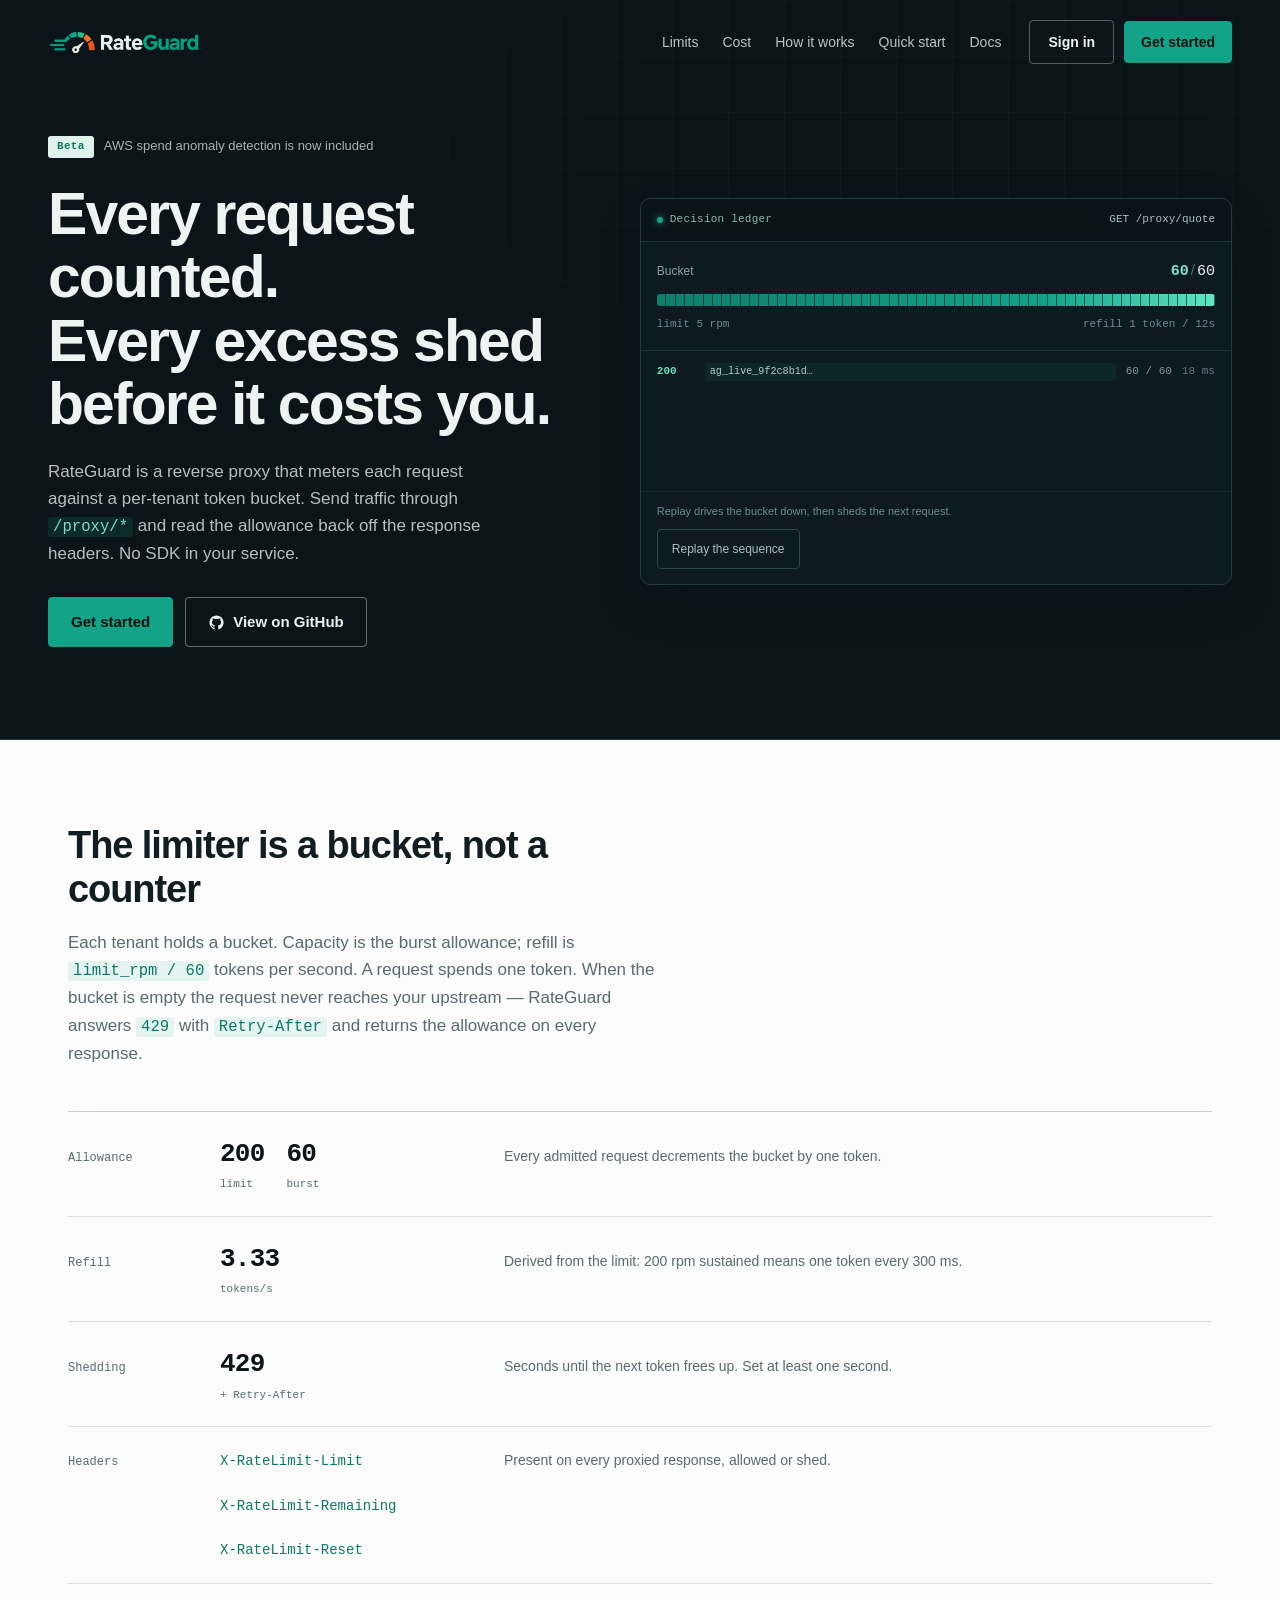
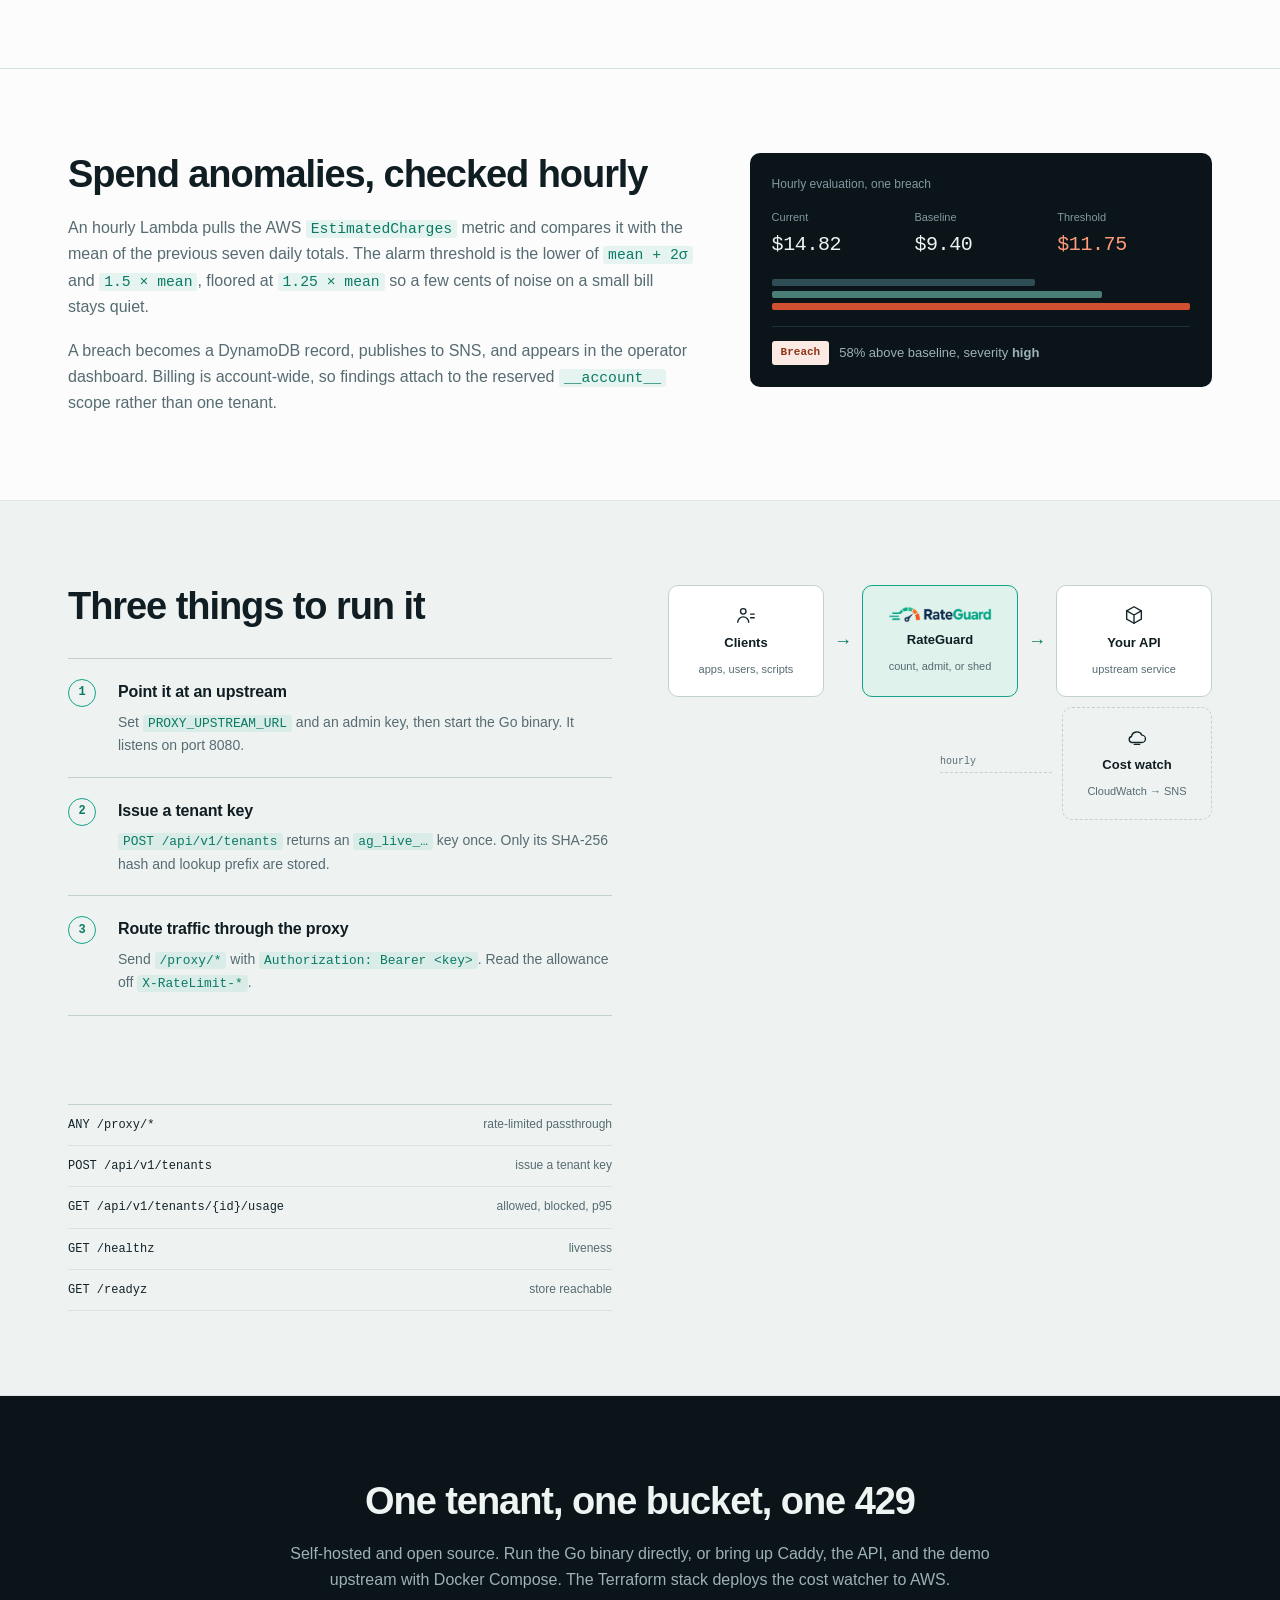
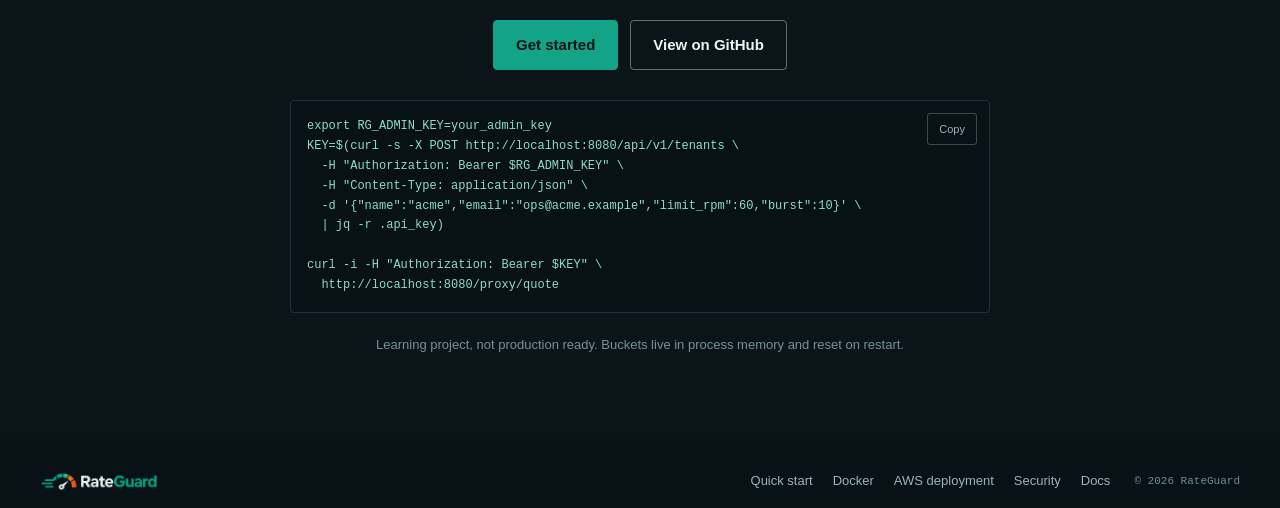
<file: docs/index.html>
<!doctype html>
<html lang="en">
<head>
  <meta charset="utf-8">
  <meta name="viewport" content="width=device-width, initial-scale=1">
  <meta name="color-scheme" content="light">
  <meta name="description" content="RateGuard is a self-hosted, multi-tenant rate limiting proxy with AWS cost anomaly detection and an operator dashboard.">
  <title>RateGuard — Token-bucket rate limiting for any HTTP API</title>
  <link rel="stylesheet" href="styles.css">
  <script src="script.js" defer></script>
</head>
<body id="top">
  <a class="skip-link" href="#main">Skip to content</a>

  <header class="site-header">
    <div class="nav-shell">
      <a class="brand" href="#top" aria-label="RateGuard home">
        <img src="logo-dark.png" alt="RateGuard">
      </a>

      <button class="nav-toggle" type="button" aria-expanded="false" aria-controls="primary-nav">
        <span class="nav-toggle-bars" aria-hidden="true"><span></span><span></span><span></span></span>
        <span class="nav-toggle-label">Menu</span>
      </button>

      <nav class="primary-nav" id="primary-nav" aria-label="Primary">
        <a href="#limits">Limits</a>
        <a href="#cost">Cost</a>
        <a href="#how">How it works</a>
        <a href="quickstart.html">Quick start</a>
        <a href="docs.html">Docs</a>
      </nav>

      <div class="nav-actions">
        <a class="btn btn-quiet" href="http://localhost:8080/dashboard">Sign in</a>
        <a class="btn btn-primary btn-small" href="quickstart.html">Get started</a>
      </div>
    </div>
  </header>

  <main id="main">
    <!-- HERO -->
    <section class="hero" aria-labelledby="hero-title">
      <div class="hero-inner">
        <div class="hero-copy">
          <p class="hero-kicker">
            <span class="kicker-tag">Beta</span>
            AWS spend anomaly detection is now included
          </p>

          <h1 id="hero-title">Every request counted.<br>Every excess shed<br>before it costs you.</h1>

          <p class="hero-lede">
            RateGuard is a reverse proxy that meters each request against a per-tenant token
            bucket. Send traffic through <code>/proxy/*</code> and read the allowance back off
            the response headers. No SDK in your service.
          </p>

          <div class="hero-actions">
            <a class="btn btn-primary btn-large" href="quickstart.html">Get started</a>
            <a class="btn btn-outline btn-large" href="https://github.com/Aswanidev-vs/RateGuard">
              <svg viewBox="0 0 24 24" aria-hidden="true" focusable="false"><path d="M12 2a10 10 0 0 0-3.16 19.49c.5.09.68-.22.68-.48v-1.7c-2.78.6-3.37-1.34-3.37-1.34-.45-1.16-1.11-1.47-1.11-1.47-.91-.62.07-.61.07-.61 1 .07 1.53 1.03 1.53 1.03.9 1.53 2.34 1.09 2.91.83.09-.65.35-1.09.64-1.34-2.22-.25-4.56-1.11-4.56-4.95 0-1.09.39-1.99 1.03-2.69-.1-.25-.45-1.27.1-2.65 0 0 .84-.27 2.75 1.02a9.6 9.6 0 0 1 5 0c1.91-1.29 2.75-1.02 2.75-1.02.55 1.38.2 2.4.1 2.65.64.7 1.03 1.6 1.03 2.69 0 3.85-2.34 4.7-4.57 4.95.36.31.68.92.68 1.85v2.74c0 .27.18.58.69.48A10 10 0 0 0 12 2Z" fill="currentColor"/></svg>
              View on GitHub
            </a>
          </div>
        </div>

        <div class="hero-visual">
          <div class="ledger" aria-label="Illustrative decision ledger: allowed requests decrement the bucket until the limiter returns 429">
            <div class="ledger-top">
              <span class="ledger-scope"><span class="live-dot" aria-hidden="true"></span> Decision ledger</span>
              <code class="ledger-route">GET /proxy/quote</code>
            </div>

            <div class="ledger-bucket">
              <div class="bucket-head">
                <span class="bucket-label">Bucket</span>
                <span class="bucket-pair"><b id="demo-remaining" class="num">60</b><span class="bucket-slash">/</span><span id="demo-limit" class="num">60</span></span>
              </div>
              <div class="bucket-track" role="img" aria-label="Tokens remaining in the bucket">
                <span class="bucket-fill" id="demo-fill" style="width:100%"></span>
              </div>
              <p class="bucket-meta">
                <span>limit <span class="num">5</span> rpm</span>
                <span>refill <span class="num">1</span> token / <span class="num">12</span>s</span>
              </p>
            </div>

            <ol class="ledger-rows" id="demo-ledger" aria-label="Recent proxy decisions">
              <li class="ledger-row">
                <span class="row-code is-ok num">200</span>
                <code class="row-key">ag_live_9f2c8b1d…</code>
                <span class="row-remaining num">60 / 60</span>
                <span class="row-ms num">18 ms</span>
              </li>
            </ol>

            <div class="ledger-429" id="demo-shed" hidden>
              <p class="shed-line">
                <span class="row-code is-shed num">429</span>
                <span class="shed-text">Too Many Requests</span>
                <span class="shed-retry">Retry-After: <span class="num">12</span></span>
              </p>
              <pre class="shed-headers">X-RateLimit-Limit: 60
X-RateLimit-Remaining: 0
X-RateLimit-Reset: 1784628120</pre>
            </div>

            <p class="ledger-foot">Replay drives the bucket down, then sheds the next request.</p>
            <button class="ledger-replay" id="demo-replay" type="button">Replay the sequence</button>
          </div>
        </div>
      </div>
    </section>

    <!-- LIMITS -->
    <section class="limits section-light" id="limits" aria-labelledby="limits-title">
      <div class="section-shell">
        <header class="limits-head">
          <h2 id="limits-title">The limiter is a bucket, not a counter</h2>
          <p>
            Each tenant holds a bucket. Capacity is the burst allowance; refill is
            <code>limit_rpm / 60</code> tokens per second. A request spends one token. When the
            bucket is empty the request never reaches your upstream — RateGuard answers
            <code>429</code> with <code>Retry-After</code> and returns the allowance on every
            response.
          </p>
        </header>

        <dl class="spec-list">
          <div class="spec-row">
            <dt>Allowance</dt>
            <dd class="spec-figures">
              <span><b class="num">200</b><span class="spec-cap">limit</span></span>
              <span><b class="num">60</b><span class="spec-cap">burst</span></span>
            </dd>
            <dd>Every admitted request decrements the bucket by one token.</dd>
          </div>
          <div class="spec-row">
            <dt>Refill</dt>
            <dd class="spec-figures"><span><b class="num">3.33</b><span class="spec-cap">tokens/s</span></span></dd>
            <dd>Derived from the limit: 200 rpm sustained means one token every 300 ms.</dd>
          </div>
          <div class="spec-row">
            <dt>Shedding</dt>
            <dd class="spec-figures"><span><b class="num">429</b><span class="spec-cap">+ Retry-After</span></span></dd>
            <dd>Seconds until the next token frees up. Set at least one second.</dd>
          </div>
          <div class="spec-row">
            <dt>Headers</dt>
            <dd class="spec-figures spec-figures--code">
              <span><b>X-RateLimit-Limit</b></span>
              <span><b>X-RateLimit-Remaining</b></span>
              <span><b>X-RateLimit-Reset</b></span>
            </dd>
            <dd>Present on every proxied response, allowed or shed.</dd>
          </div>
        </dl>
      </div>
    </section>

    <!-- COST -->
    <section class="cost" id="cost" aria-labelledby="cost-title">
      <div class="section-shell cost-shell">
        <div class="cost-copy">
          <h2 id="cost-title">Spend anomalies, checked hourly</h2>
          <p>
            An hourly Lambda pulls the AWS <code>EstimatedCharges</code> metric and compares it
            with the mean of the previous seven daily totals. The alarm threshold is the lower of
            <code>mean + 2σ</code> and <code>1.5 × mean</code>, floored at <code>1.25 × mean</code>
            so a few cents of noise on a small bill stays quiet.
          </p>
          <p>
            A breach becomes a DynamoDB record, publishes to SNS, and appears in the operator
            dashboard. Billing is account-wide, so findings attach to the reserved
            <code>__account__</code> scope rather than one tenant.
          </p>
        </div>

        <div class="cost-figure" aria-label="Worked example: current spend above the derived threshold">
          <p class="figure-label">Hourly evaluation, one breach</p>
          <dl class="figure-values">
            <div><dt>Current</dt><dd class="num">$14.82</dd></div>
            <div><dt>Baseline</dt><dd class="num">$9.40</dd></div>
            <div><dt>Threshold</dt><dd class="num">$11.75</dd></div>
          </dl>
          <div class="figure-bars" aria-hidden="true">
            <span class="bar bar--base" style="--w:63%"></span>
            <span class="bar bar--thresh" style="--w:79%"></span>
            <span class="bar bar--current" style="--w:100%"></span>
          </div>
          <p class="figure-verdict">
            <span class="verdict-badge">Breach</span>
            <span>58% above baseline, severity <b>high</b></span>
          </p>
        </div>
      </div>
    </section>

    <!-- HOW IT WORKS -->
    <section class="how section-mist" id="how" aria-labelledby="how-title">
      <div class="section-shell how-shell">
        <div class="how-copy">
          <h2 id="how-title">Three things to run it</h2>
          <ol class="how-steps">
            <li class="how-step">
              <span class="step-num">1</span>
              <div>
                <h3>Point it at an upstream</h3>
                <p>Set <code>PROXY_UPSTREAM_URL</code> and an admin key, then start the Go binary. It listens on port 8080.</p>
              </div>
            </li>
            <li class="how-step">
              <span class="step-num">2</span>
              <div>
                <h3>Issue a tenant key</h3>
                <p><code>POST /api/v1/tenants</code> returns an <code>ag_live_…</code> key once. Only its SHA-256 hash and lookup prefix are stored.</p>
              </div>
            </li>
            <li class="how-step">
              <span class="step-num">3</span>
              <div>
                <h3>Route traffic through the proxy</h3>
                <p>Send <code>/proxy/*</code> with <code>Authorization: Bearer &lt;key&gt;</code>. Read the allowance off <code>X-RateLimit-*</code>.</p>
              </div>
            </li>
          </ol>
        </div>

        <div class="flow" aria-label="Request path through RateGuard">
          <div class="flow-node">
            <svg viewBox="0 0 24 24" aria-hidden="true"><circle cx="9" cy="8" r="3"/><path d="M3 20c0-3.3 2.7-6 6-6s6 2.7 6 6M17 11h4M17 15h4"/></svg>
            <strong>Clients</strong>
            <small>apps, users, scripts</small>
          </div>

          <span class="flow-arrow" aria-hidden="true">→</span>

          <div class="flow-node flow-node-brand">
            <img src="logo.png" alt="">
            <strong>RateGuard</strong>
            <small>count, admit, or shed</small>
          </div>

          <span class="flow-arrow" aria-hidden="true">→</span>

          <div class="flow-node">
            <svg viewBox="0 0 24 24" aria-hidden="true"><path d="M12 3l8 4.5v9L12 21l-8-4.5v-9L12 3z"/><path d="M4 7.5l8 4.5 8-4.5M12 12v9"/></svg>
            <strong>Your API</strong>
            <small>upstream service</small>
          </div>

          <div class="flow-branch">
            <span class="flow-branch-label">hourly</span>
            <div class="flow-node flow-node-side">
              <svg viewBox="0 0 24 24" aria-hidden="true"><path d="M7 18h10a4 4 0 0 0 .4-8A6 6 0 0 0 6 11.5 3.3 3.3 0 0 0 7 18z"/><path d="M9 20h6"/></svg>
              <strong>Cost watch</strong>
              <small>CloudWatch → SNS</small>
            </div>
          </div>
        </div>

        <div class="endpoint-list" aria-label="HTTP endpoints">
          <div><code>ANY /proxy/*</code><span>rate-limited passthrough</span></div>
          <div><code>POST /api/v1/tenants</code><span>issue a tenant key</span></div>
          <div><code>GET /api/v1/tenants/{id}/usage</code><span>allowed, blocked, p95</span></div>
          <div><code>GET /healthz</code><span>liveness</span></div>
          <div><code>GET /readyz</code><span>store reachable</span></div>
        </div>
      </div>
    </section>

    <!-- CTA -->
    <section class="cta" id="get-started" aria-labelledby="cta-title">
      <div class="cta-inner">
        <h2 id="cta-title">One tenant, one bucket, one 429</h2>
        <p>
          Self-hosted and open source. Run the Go binary directly, or bring up Caddy, the API, and
          the demo upstream with Docker Compose. The Terraform stack deploys the cost watcher to AWS.
        </p>
        <div class="cta-actions">
          <a class="btn btn-primary btn-large" href="quickstart.html">Get started</a>
          <a class="btn btn-outline btn-large" href="https://github.com/Aswanidev-vs/RateGuard">View on GitHub</a>
        </div>
        <div class="cta-terminal">
          <pre id="quick-command">export RG_ADMIN_KEY=your_admin_key
KEY=$(curl -s -X POST http://localhost:8080/api/v1/tenants \
  -H "Authorization: Bearer $RG_ADMIN_KEY" \
  -H "Content-Type: application/json" \
  -d '{"name":"acme","email":"ops@acme.example","limit_rpm":60,"burst":10}' \
  | jq -r .api_key)

curl -i -H "Authorization: Bearer $KEY" \
  http://localhost:8080/proxy/quote</pre>
          <button class="copy-btn" type="button" data-copy="quick-command">Copy</button>
        </div>
        <p class="cta-note">
          Learning project, not production ready. Buckets live in process memory and reset on restart.
        </p>
      </div>
    </section>
  </main>

  <footer class="site-footer">
    <div class="footer-shell">
      <img src="logo-dark.png" alt="RateGuard">
      <nav aria-label="Footer">
        <a href="quickstart.html">Quick start</a>
        <a href="docker.html">Docker</a>
        <a href="aws.html">AWS deployment</a>
        <a href="security.html">Security</a>
        <a href="docs.html">Docs</a>
      </nav>
      <small>© <span id="year">2026</span> RateGuard</small>
    </div>
  </footer>
</body>
</html>
</file>
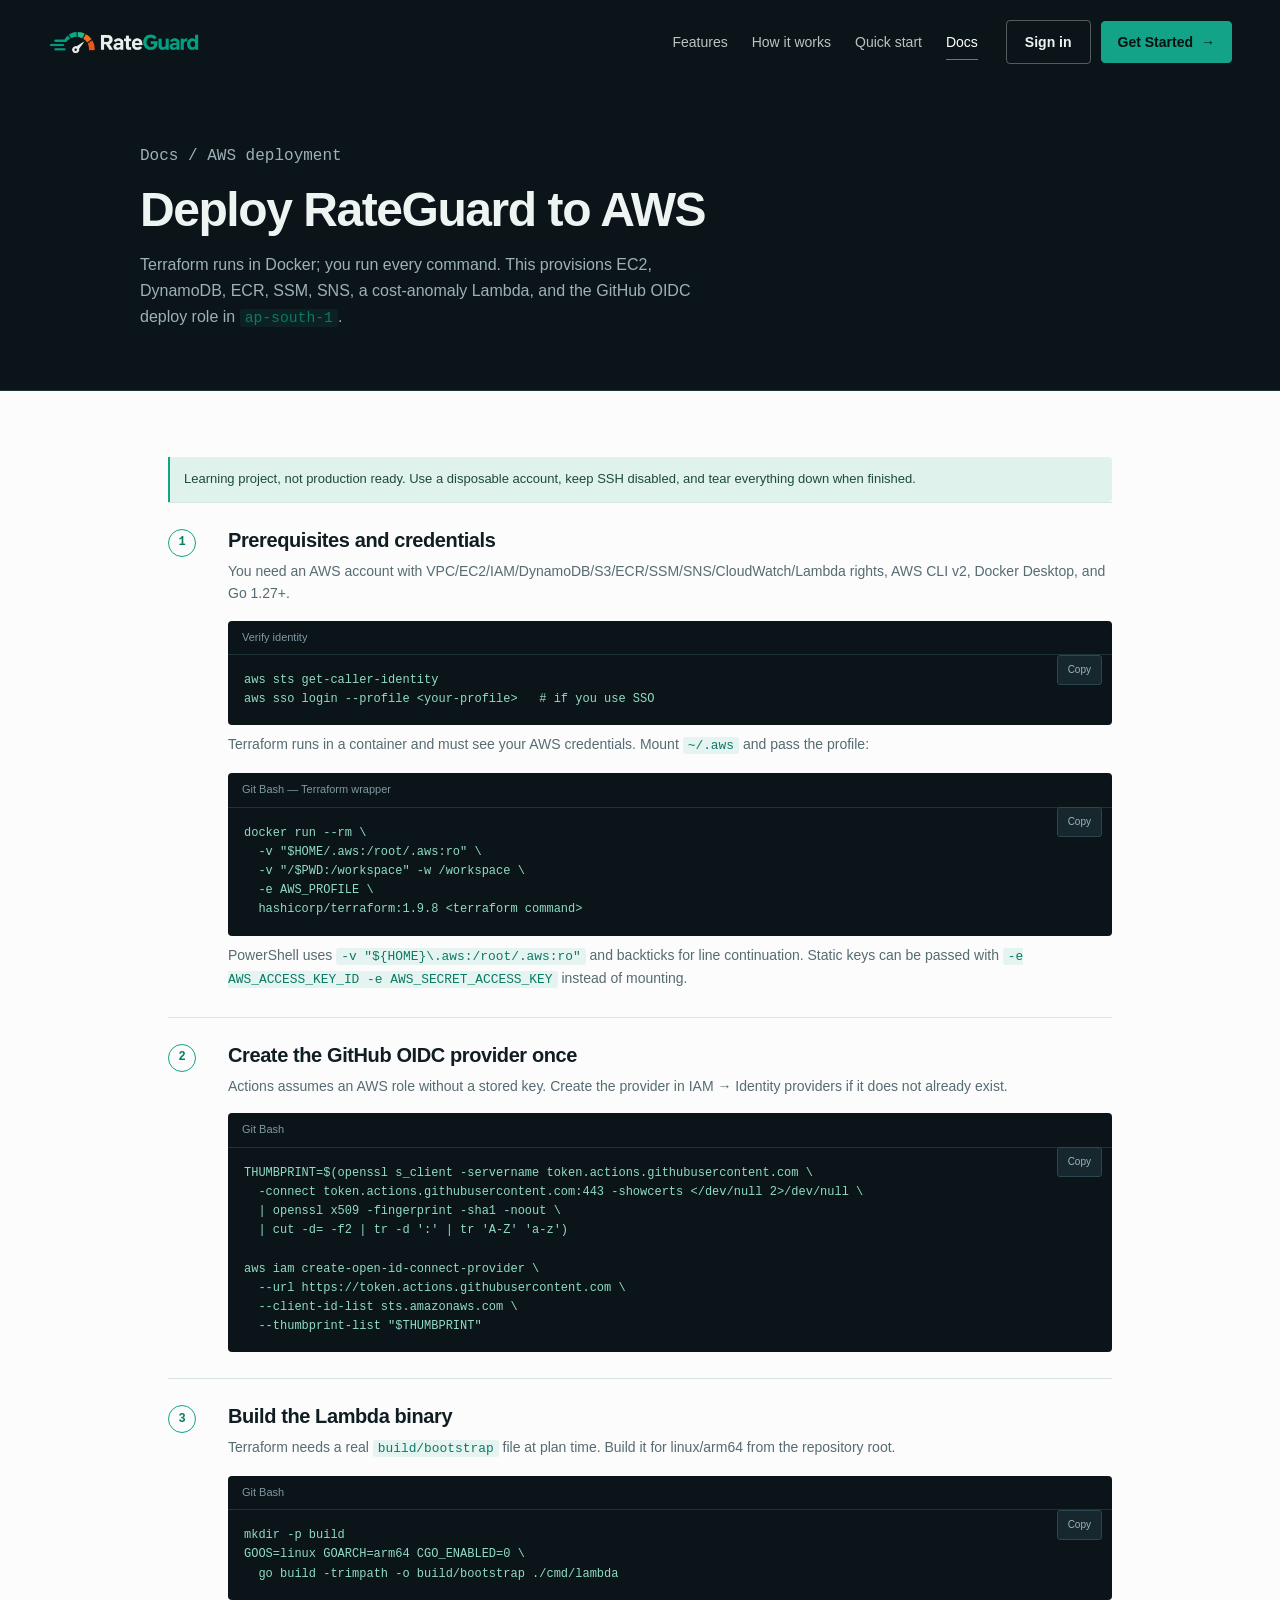
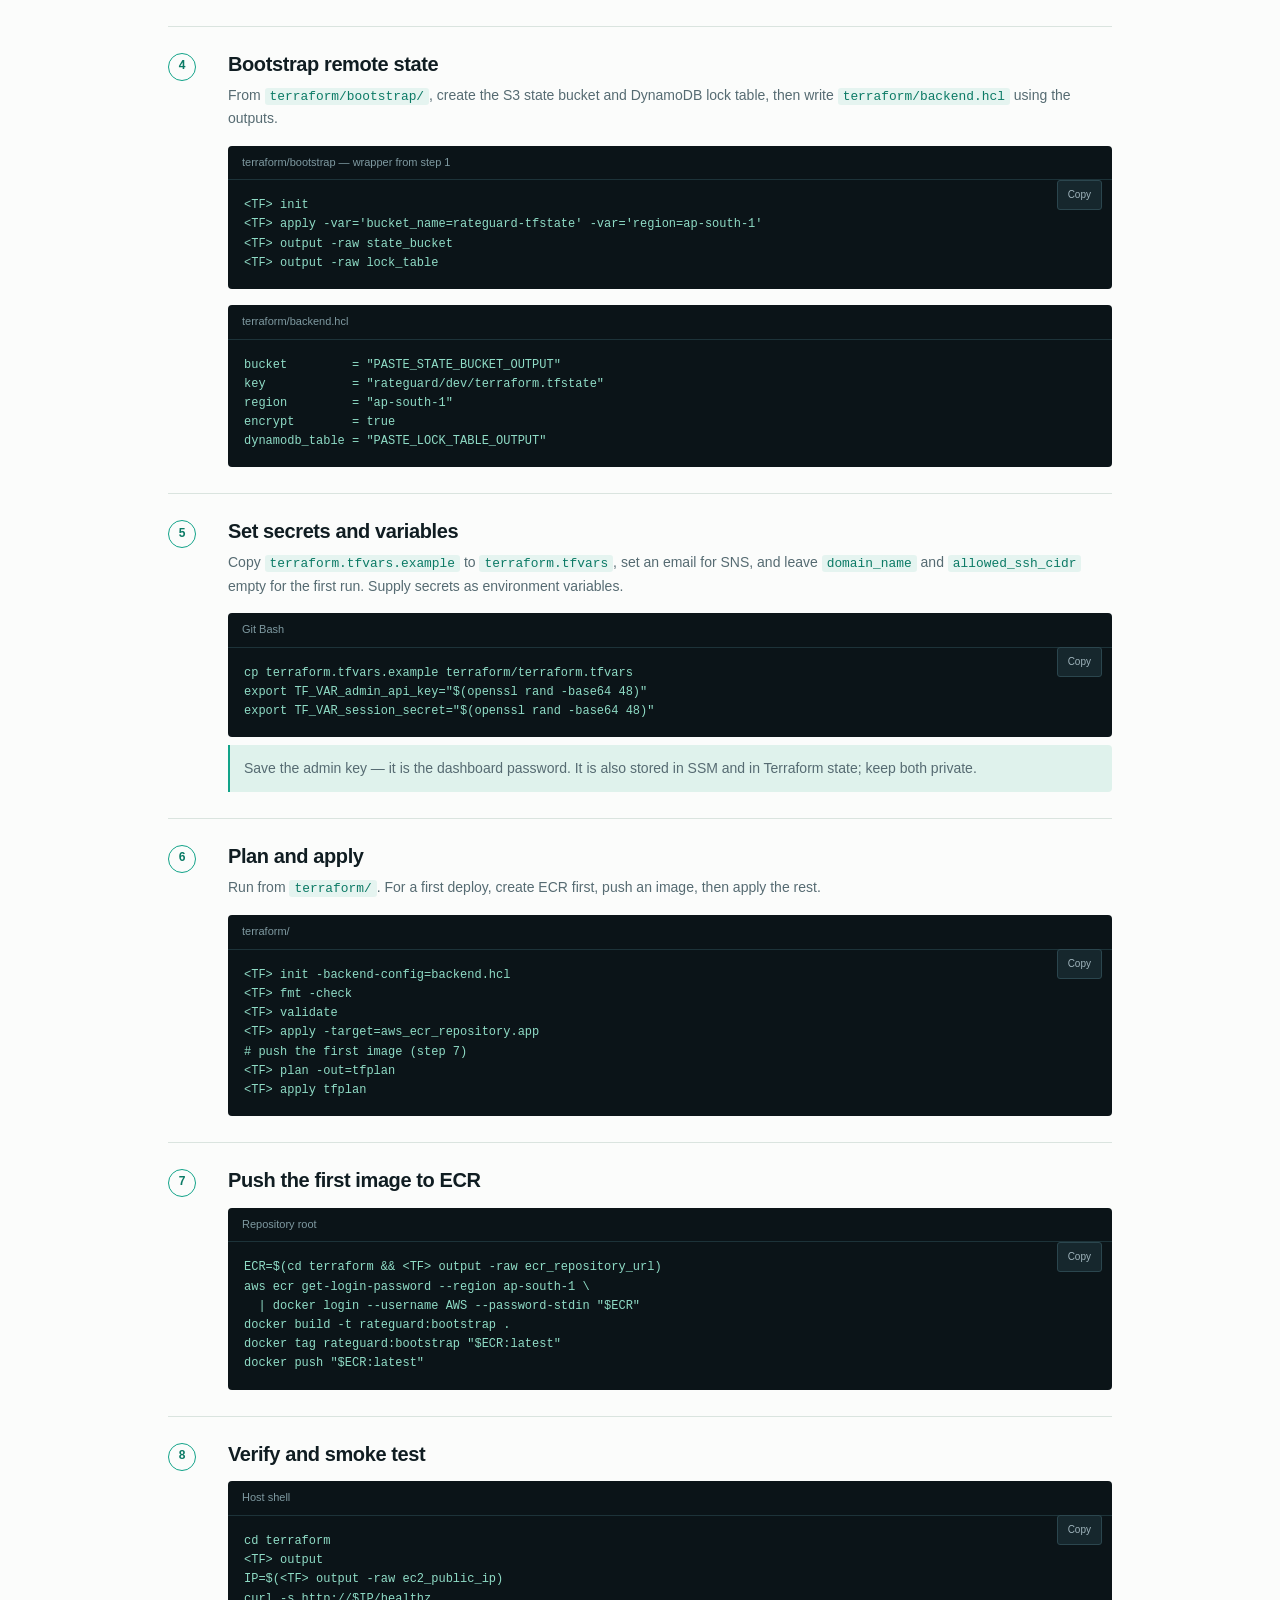
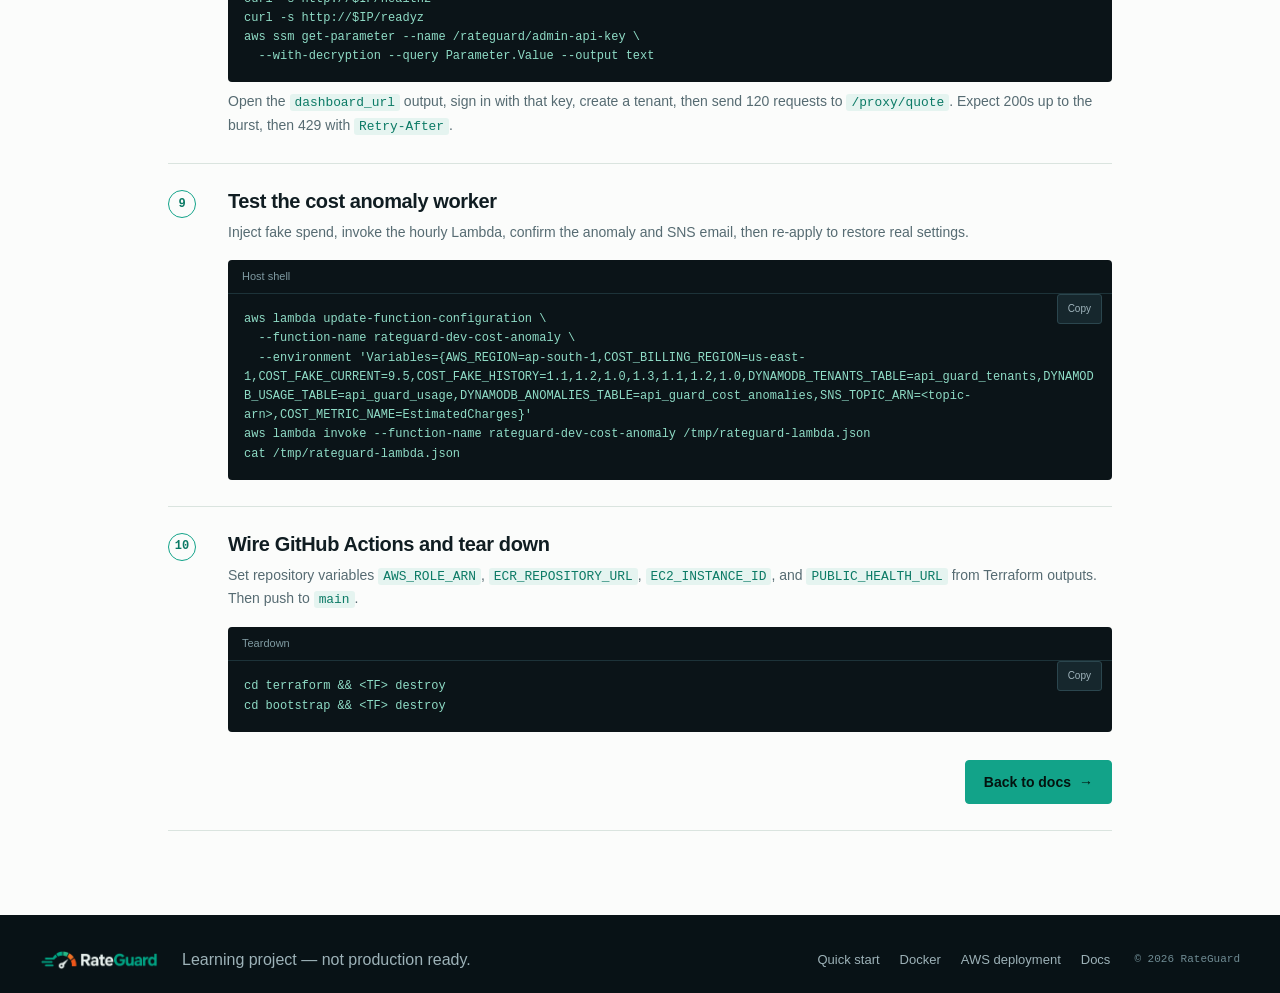
<file: docs/aws.html>
<!doctype html>
<html lang="en">
<head>
  <meta charset="utf-8">
  <meta name="viewport" content="width=device-width, initial-scale=1">
  <meta name="description" content="Step-by-step AWS deployment runbook for RateGuard using Terraform in Docker.">
  <title>AWS deployment runbook — RateGuard</title>
  <link rel="stylesheet" href="styles.css">
  <script src="script.js" defer></script>
</head>
<body id="top">
  <a class="skip-link" href="#main">Skip to content</a>

  <header class="site-header">
    <div class="nav-shell">
      <a class="brand" href="index.html" aria-label="RateGuard home"><img src="logo-dark.png" alt="RateGuard"></a>
      <button class="nav-toggle" type="button" aria-expanded="false" aria-controls="primary-nav">
        <span class="nav-toggle-bars" aria-hidden="true"><span></span><span></span><span></span></span>
        <span class="nav-toggle-label">Menu</span>
      </button>
      <nav class="primary-nav" id="primary-nav" aria-label="Primary">
        <a href="index.html#product">Features</a>
        <a href="index.html#how">How it works</a>
        <a href="quickstart.html">Quick start</a>
        <a href="docs.html" class="is-active">Docs</a>
      </nav>
      <div class="nav-actions">
        <a class="btn btn-quiet" href="http://localhost:8080/dashboard">Sign in</a>
        <a class="btn btn-primary btn-small" href="quickstart.html">Get Started <span aria-hidden="true">→</span></a>
      </div>
    </div>
  </header>

  <main id="main">
    <section class="page-hero">
      <div class="page-hero-inner">
        <p class="breadcrumb"><a href="docs.html">Docs</a> / AWS deployment</p>
        <h1>Deploy RateGuard to AWS</h1>
        <p>Terraform runs in Docker; you run every command. This provisions EC2, DynamoDB, ECR, SSM, SNS, a cost-anomaly Lambda, and the GitHub OIDC deploy role in <code>ap-south-1</code>.</p>
      </div>
    </section>

    <div class="page-shell">
      <p class="note">Learning project, not production ready. Use a disposable account, keep SSH disabled, and tear everything down when finished.</p>

      <section class="step">
        <span class="step-num">1</span>
        <div>
          <h2>Prerequisites and credentials</h2>
          <p>You need an AWS account with VPC/EC2/IAM/DynamoDB/S3/ECR/SSM/SNS/CloudWatch/Lambda rights, AWS CLI v2, Docker Desktop, and Go 1.27+.</p>
          <div class="code-panel">
            <div class="code-label">Verify identity</div>
            <button class="code-copy" type="button" data-copy="aws-whoami">Copy</button>
            <pre id="aws-whoami">aws sts get-caller-identity
aws sso login --profile &lt;your-profile&gt;   # if you use SSO</pre>
          </div>
          <p>Terraform runs in a container and must see your AWS credentials. Mount <code>~/.aws</code> and pass the profile:</p>
          <div class="code-panel">
            <div class="code-label">Git Bash — Terraform wrapper</div>
            <button class="code-copy" type="button" data-copy="tf-wrapper">Copy</button>
            <pre id="tf-wrapper">docker run --rm \
  -v "$HOME/.aws:/root/.aws:ro" \
  -v "/$PWD:/workspace" -w /workspace \
  -e AWS_PROFILE \
  hashicorp/terraform:1.9.8 &lt;terraform command&gt;</pre>
          </div>
          <p class="hint">PowerShell uses <code>-v "${HOME}\.aws:/root/.aws:ro"</code> and backticks for line continuation. Static keys can be passed with <code>-e AWS_ACCESS_KEY_ID -e AWS_SECRET_ACCESS_KEY</code> instead of mounting.</p>
        </div>
      </section>

      <section class="step">
        <span class="step-num">2</span>
        <div>
          <h2>Create the GitHub OIDC provider once</h2>
          <p>Actions assumes an AWS role without a stored key. Create the provider in IAM → Identity providers if it does not already exist.</p>
          <div class="code-panel">
            <div class="code-label">Git Bash</div>
            <button class="code-copy" type="button" data-copy="oidc">Copy</button>
            <pre id="oidc">THUMBPRINT=$(openssl s_client -servername token.actions.githubusercontent.com \
  -connect token.actions.githubusercontent.com:443 -showcerts &lt;/dev/null 2&gt;/dev/null \
  | openssl x509 -fingerprint -sha1 -noout \
  | cut -d= -f2 | tr -d ':' | tr 'A-Z' 'a-z')

aws iam create-open-id-connect-provider \
  --url https://token.actions.githubusercontent.com \
  --client-id-list sts.amazonaws.com \
  --thumbprint-list "$THUMBPRINT"</pre>
          </div>
        </div>
      </section>

      <section class="step">
        <span class="step-num">3</span>
        <div>
          <h2>Build the Lambda binary</h2>
          <p>Terraform needs a real <code>build/bootstrap</code> file at plan time. Build it for linux/arm64 from the repository root.</p>
          <div class="code-panel">
            <div class="code-label">Git Bash</div>
            <button class="code-copy" type="button" data-copy="lambda-build">Copy</button>
            <pre id="lambda-build">mkdir -p build
GOOS=linux GOARCH=arm64 CGO_ENABLED=0 \
  go build -trimpath -o build/bootstrap ./cmd/lambda</pre>
          </div>
        </div>
      </section>

      <section class="step">
        <span class="step-num">4</span>
        <div>
          <h2>Bootstrap remote state</h2>
          <p>From <code>terraform/bootstrap/</code>, create the S3 state bucket and DynamoDB lock table, then write <code>terraform/backend.hcl</code> using the outputs.</p>
          <div class="code-panel">
            <div class="code-label">terraform/bootstrap — wrapper from step 1</div>
            <button class="code-copy" type="button" data-copy="bootstrap">Copy</button>
            <pre id="bootstrap">&lt;TF&gt; init
&lt;TF&gt; apply -var='bucket_name=rateguard-tfstate' -var='region=ap-south-1'
&lt;TF&gt; output -raw state_bucket
&lt;TF&gt; output -raw lock_table</pre>
          </div>
          <div class="code-panel">
            <div class="code-label">terraform/backend.hcl</div>
            <pre>bucket         = "PASTE_STATE_BUCKET_OUTPUT"
key            = "rateguard/dev/terraform.tfstate"
region         = "ap-south-1"
encrypt        = true
dynamodb_table = "PASTE_LOCK_TABLE_OUTPUT"</pre>
          </div>
        </div>
      </section>

      <section class="step">
        <span class="step-num">5</span>
        <div>
          <h2>Set secrets and variables</h2>
          <p>Copy <code>terraform.tfvars.example</code> to <code>terraform.tfvars</code>, set an email for SNS, and leave <code>domain_name</code> and <code>allowed_ssh_cidr</code> empty for the first run. Supply secrets as environment variables.</p>
          <div class="code-panel">
            <div class="code-label">Git Bash</div>
            <button class="code-copy" type="button" data-copy="tfvars">Copy</button>
            <pre id="tfvars">cp terraform.tfvars.example terraform/terraform.tfvars
export TF_VAR_admin_api_key="$(openssl rand -base64 48)"
export TF_VAR_session_secret="$(openssl rand -base64 48)"</pre>
          </div>
          <p class="note">Save the admin key — it is the dashboard password. It is also stored in SSM and in Terraform state; keep both private.</p>
        </div>
      </section>

      <section class="step">
        <span class="step-num">6</span>
        <div>
          <h2>Plan and apply</h2>
          <p>Run from <code>terraform/</code>. For a first deploy, create ECR first, push an image, then apply the rest.</p>
          <div class="code-panel">
            <div class="code-label">terraform/</div>
            <button class="code-copy" type="button" data-copy="apply">Copy</button>
            <pre id="apply">&lt;TF&gt; init -backend-config=backend.hcl
&lt;TF&gt; fmt -check
&lt;TF&gt; validate
&lt;TF&gt; apply -target=aws_ecr_repository.app
# push the first image (step 7)
&lt;TF&gt; plan -out=tfplan
&lt;TF&gt; apply tfplan</pre>
          </div>
        </div>
      </section>

      <section class="step">
        <span class="step-num">7</span>
        <div>
          <h2>Push the first image to ECR</h2>
          <div class="code-panel">
            <div class="code-label">Repository root</div>
            <button class="code-copy" type="button" data-copy="ecr-push">Copy</button>
            <pre id="ecr-push">ECR=$(cd terraform &amp;&amp; &lt;TF&gt; output -raw ecr_repository_url)
aws ecr get-login-password --region ap-south-1 \
  | docker login --username AWS --password-stdin "$ECR"
docker build -t rateguard:bootstrap .
docker tag rateguard:bootstrap "$ECR:latest"
docker push "$ECR:latest"</pre>
          </div>
        </div>
      </section>

      <section class="step">
        <span class="step-num">8</span>
        <div>
          <h2>Verify and smoke test</h2>
          <div class="code-panel">
            <div class="code-label">Host shell</div>
            <button class="code-copy" type="button" data-copy="verify">Copy</button>
            <pre id="verify">cd terraform
&lt;TF&gt; output
IP=$(&lt;TF&gt; output -raw ec2_public_ip)
curl -s http://$IP/healthz
curl -s http://$IP/readyz
aws ssm get-parameter --name /rateguard/admin-api-key \
  --with-decryption --query Parameter.Value --output text</pre>
          </div>
          <p>Open the <code>dashboard_url</code> output, sign in with that key, create a tenant, then send 120 requests to <code>/proxy/quote</code>. Expect 200s up to the burst, then 429 with <code>Retry-After</code>.</p>
        </div>
      </section>

      <section class="step">
        <span class="step-num">9</span>
        <div>
          <h2>Test the cost anomaly worker</h2>
          <p>Inject fake spend, invoke the hourly Lambda, confirm the anomaly and SNS email, then re-apply to restore real settings.</p>
          <div class="code-panel">
            <div class="code-label">Host shell</div>
            <button class="code-copy" type="button" data-copy="anomaly">Copy</button>
            <pre id="anomaly">aws lambda update-function-configuration \
  --function-name rateguard-dev-cost-anomaly \
  --environment 'Variables={AWS_REGION=ap-south-1,COST_BILLING_REGION=us-east-1,COST_FAKE_CURRENT=9.5,COST_FAKE_HISTORY=1.1,1.2,1.0,1.3,1.1,1.2,1.0,DYNAMODB_TENANTS_TABLE=api_guard_tenants,DYNAMODB_USAGE_TABLE=api_guard_usage,DYNAMODB_ANOMALIES_TABLE=api_guard_cost_anomalies,SNS_TOPIC_ARN=&lt;topic-arn&gt;,COST_METRIC_NAME=EstimatedCharges}'
aws lambda invoke --function-name rateguard-dev-cost-anomaly /tmp/rateguard-lambda.json
cat /tmp/rateguard-lambda.json</pre>
          </div>
        </div>
      </section>

      <section class="step">
        <span class="step-num">10</span>
        <div>
          <h2>Wire GitHub Actions and tear down</h2>
          <p>Set repository variables <code>AWS_ROLE_ARN</code>, <code>ECR_REPOSITORY_URL</code>, <code>EC2_INSTANCE_ID</code>, and <code>PUBLIC_HEALTH_URL</code> from Terraform outputs. Then push to <code>main</code>.</p>
          <div class="code-panel">
            <div class="code-label">Teardown</div>
            <button class="code-copy" type="button" data-copy="destroy">Copy</button>
            <pre id="destroy">cd terraform &amp;&amp; &lt;TF&gt; destroy
cd bootstrap &amp;&amp; &lt;TF&gt; destroy</pre>
          </div>
          <a class="btn btn-primary next-link" href="docs.html">Back to docs <span aria-hidden="true">→</span></a>
        </div>
      </section>
    </div>
  </main>

  <footer class="site-footer">
    <div class="footer-shell">
      <img src="logo-dark.png" alt="RateGuard">
      <p>Learning project — not production ready.</p>
      <nav aria-label="Footer">
        <a href="quickstart.html">Quick start</a>
        <a href="docker.html">Docker</a>
        <a href="aws.html">AWS deployment</a>
        <a href="docs.html">Docs</a>
      </nav>
      <small>© <span id="year">2026</span> RateGuard</small>
    </div>
  </footer>
</body>
</html>
</file>
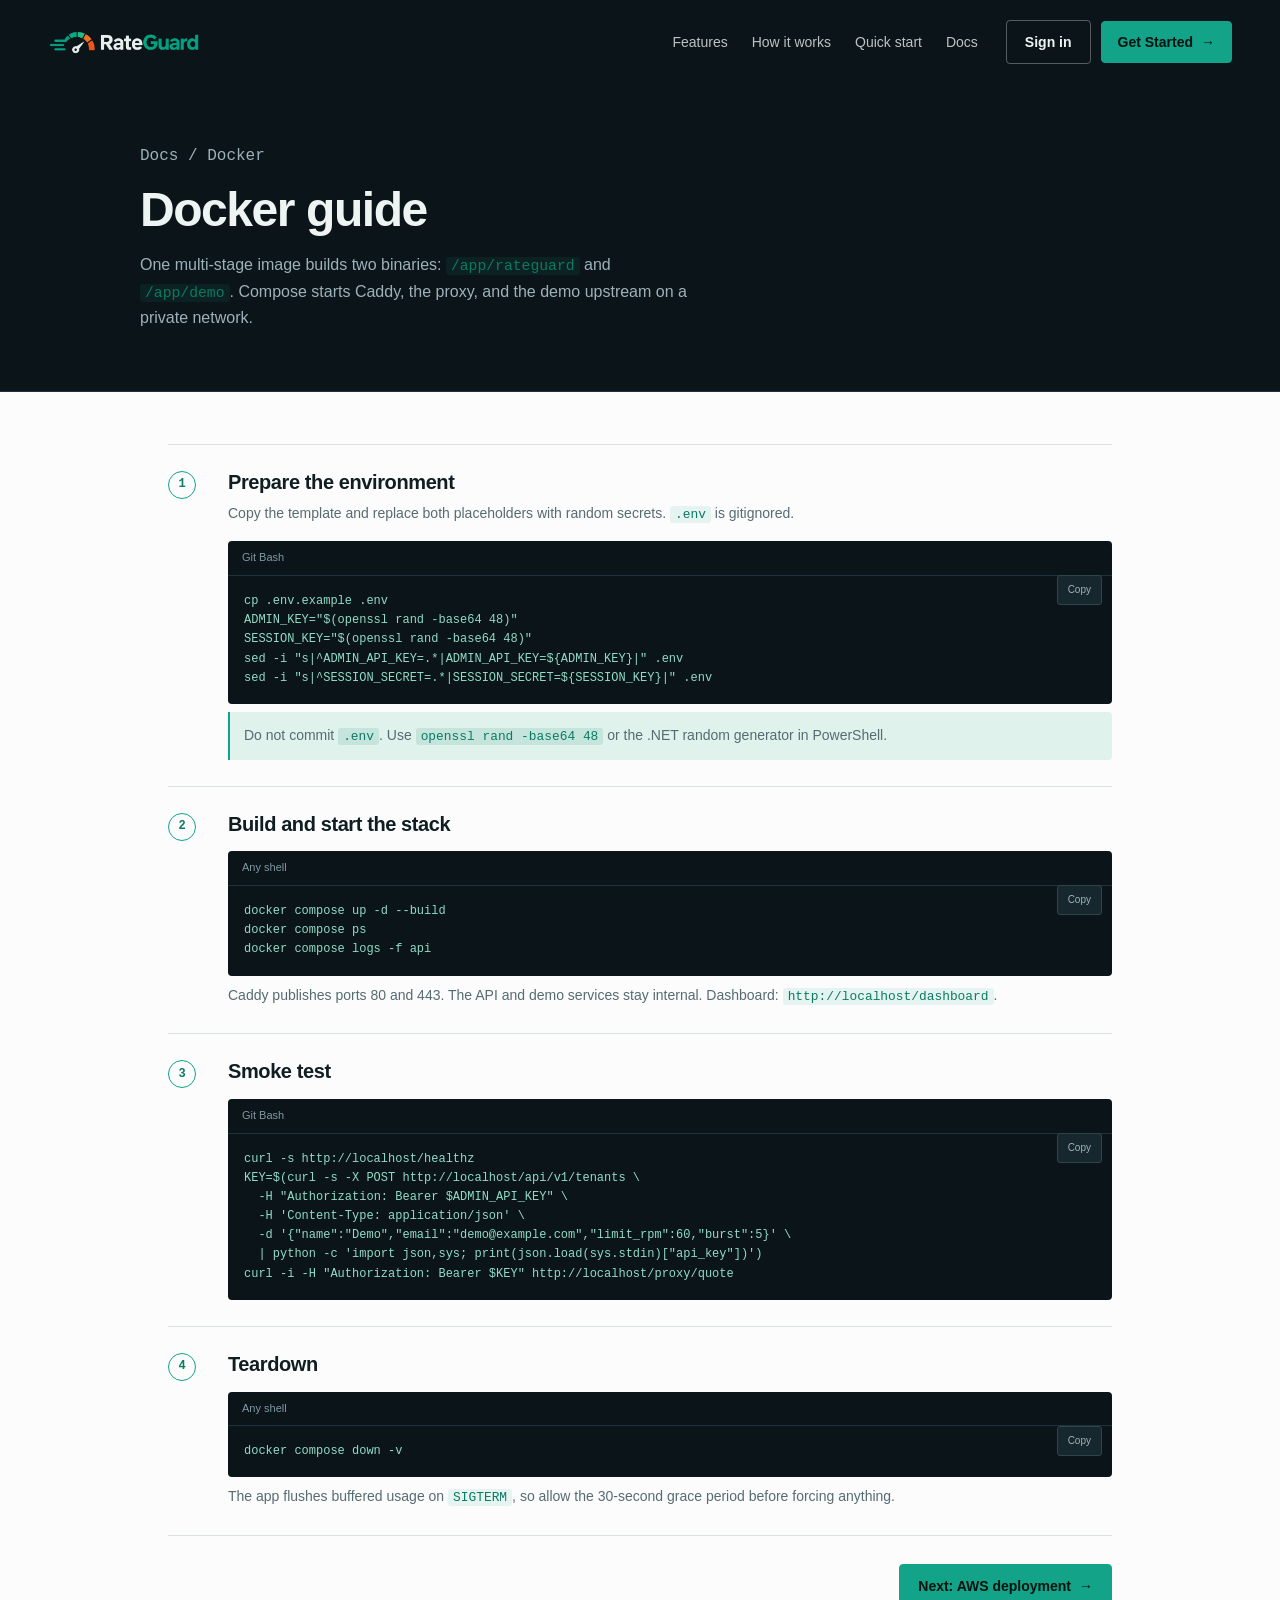
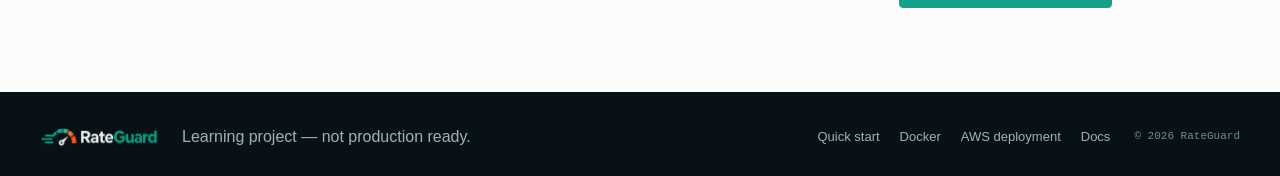
<file: docs/docker.html>
<!doctype html>
<html lang="en">
<head>
  <meta charset="utf-8">
  <meta name="viewport" content="width=device-width, initial-scale=1">
  <meta name="description" content="Build and run the RateGuard Docker Compose stack with Caddy, the Go proxy, and the demo upstream.">
  <title>Docker guide — RateGuard</title>
  <link rel="stylesheet" href="styles.css">
  <script src="script.js" defer></script>
</head>
<body id="top">
  <a class="skip-link" href="#main">Skip to content</a>

  <header class="site-header">
    <div class="nav-shell">
      <a class="brand" href="index.html" aria-label="RateGuard home"><img src="logo-dark.png" alt="RateGuard"></a>
      <button class="nav-toggle" type="button" aria-expanded="false" aria-controls="primary-nav">
        <span class="nav-toggle-bars" aria-hidden="true"><span></span><span></span><span></span></span>
        <span class="nav-toggle-label">Menu</span>
      </button>
      <nav class="primary-nav" id="primary-nav" aria-label="Primary">
        <a href="index.html#product">Features</a>
        <a href="index.html#how">How it works</a>
        <a href="quickstart.html">Quick start</a>
        <a href="docs.html">Docs</a>
      </nav>
      <div class="nav-actions">
        <a class="btn btn-quiet" href="http://localhost:8080/dashboard">Sign in</a>
        <a class="btn btn-primary btn-small" href="quickstart.html">Get Started <span aria-hidden="true">→</span></a>
      </div>
    </div>
  </header>

  <main id="main">
    <section class="page-hero">
      <div class="page-hero-inner">
        <p class="breadcrumb"><a href="docs.html">Docs</a> / Docker</p>
        <h1>Docker guide</h1>
        <p>One multi-stage image builds two binaries: <code>/app/rateguard</code> and <code>/app/demo</code>. Compose starts Caddy, the proxy, and the demo upstream on a private network.</p>
      </div>
    </section>

    <div class="page-shell">
      <section class="step">
        <span class="step-num">1</span>
        <div>
          <h2>Prepare the environment</h2>
          <p>Copy the template and replace both placeholders with random secrets. <code>.env</code> is gitignored.</p>
          <div class="code-panel">
            <div class="code-label">Git Bash</div>
            <button class="code-copy" type="button" data-copy="docker-env">Copy</button>
            <pre id="docker-env">cp .env.example .env
ADMIN_KEY="$(openssl rand -base64 48)"
SESSION_KEY="$(openssl rand -base64 48)"
sed -i "s|^ADMIN_API_KEY=.*|ADMIN_API_KEY=${ADMIN_KEY}|" .env
sed -i "s|^SESSION_SECRET=.*|SESSION_SECRET=${SESSION_KEY}|" .env</pre>
          </div>
          <p class="note">Do not commit <code>.env</code>. Use <code>openssl rand -base64 48</code> or the .NET random generator in PowerShell.</p>
        </div>
      </section>

      <section class="step">
        <span class="step-num">2</span>
        <div>
          <h2>Build and start the stack</h2>
          <div class="code-panel">
            <div class="code-label">Any shell</div>
            <button class="code-copy" type="button" data-copy="docker-up">Copy</button>
            <pre id="docker-up">docker compose up -d --build
docker compose ps
docker compose logs -f api</pre>
          </div>
          <p>Caddy publishes ports 80 and 443. The API and demo services stay internal. Dashboard: <code>http://localhost/dashboard</code>.</p>
        </div>
      </section>

      <section class="step">
        <span class="step-num">3</span>
        <div>
          <h2>Smoke test</h2>
          <div class="code-panel">
            <div class="code-label">Git Bash</div>
            <button class="code-copy" type="button" data-copy="docker-smoke">Copy</button>
            <pre id="docker-smoke">curl -s http://localhost/healthz
KEY=$(curl -s -X POST http://localhost/api/v1/tenants \
  -H "Authorization: Bearer $ADMIN_API_KEY" \
  -H 'Content-Type: application/json' \
  -d '{"name":"Demo","email":"demo@example.com","limit_rpm":60,"burst":5}' \
  | python -c 'import json,sys; print(json.load(sys.stdin)["api_key"])')
curl -i -H "Authorization: Bearer $KEY" http://localhost/proxy/quote</pre>
          </div>
        </div>
      </section>

      <section class="step">
        <span class="step-num">4</span>
        <div>
          <h2>Teardown</h2>
          <div class="code-panel">
            <div class="code-label">Any shell</div>
            <button class="code-copy" type="button" data-copy="docker-down">Copy</button>
            <pre id="docker-down">docker compose down -v</pre>
          </div>
          <p>The app flushes buffered usage on <code>SIGTERM</code>, so allow the 30-second grace period before forcing anything.</p>
        </div>
      </section>

      <a class="btn btn-primary next-link" href="terraform.html">Next: AWS deployment <span aria-hidden="true">→</span></a>
    </div>
  </main>

  <footer class="site-footer">
    <div class="footer-shell">
      <img src="logo-dark.png" alt="RateGuard">
      <p>Learning project — not production ready.</p>
      <nav aria-label="Footer">
        <a href="quickstart.html">Quick start</a>
        <a href="docker.html">Docker</a>
        <a href="aws.html">AWS deployment</a>
        <a href="docs.html">Docs</a>
      </nav>
      <small>© <span id="year">2026</span> RateGuard</small>
    </div>
  </footer>
</body>
</html>
</file>
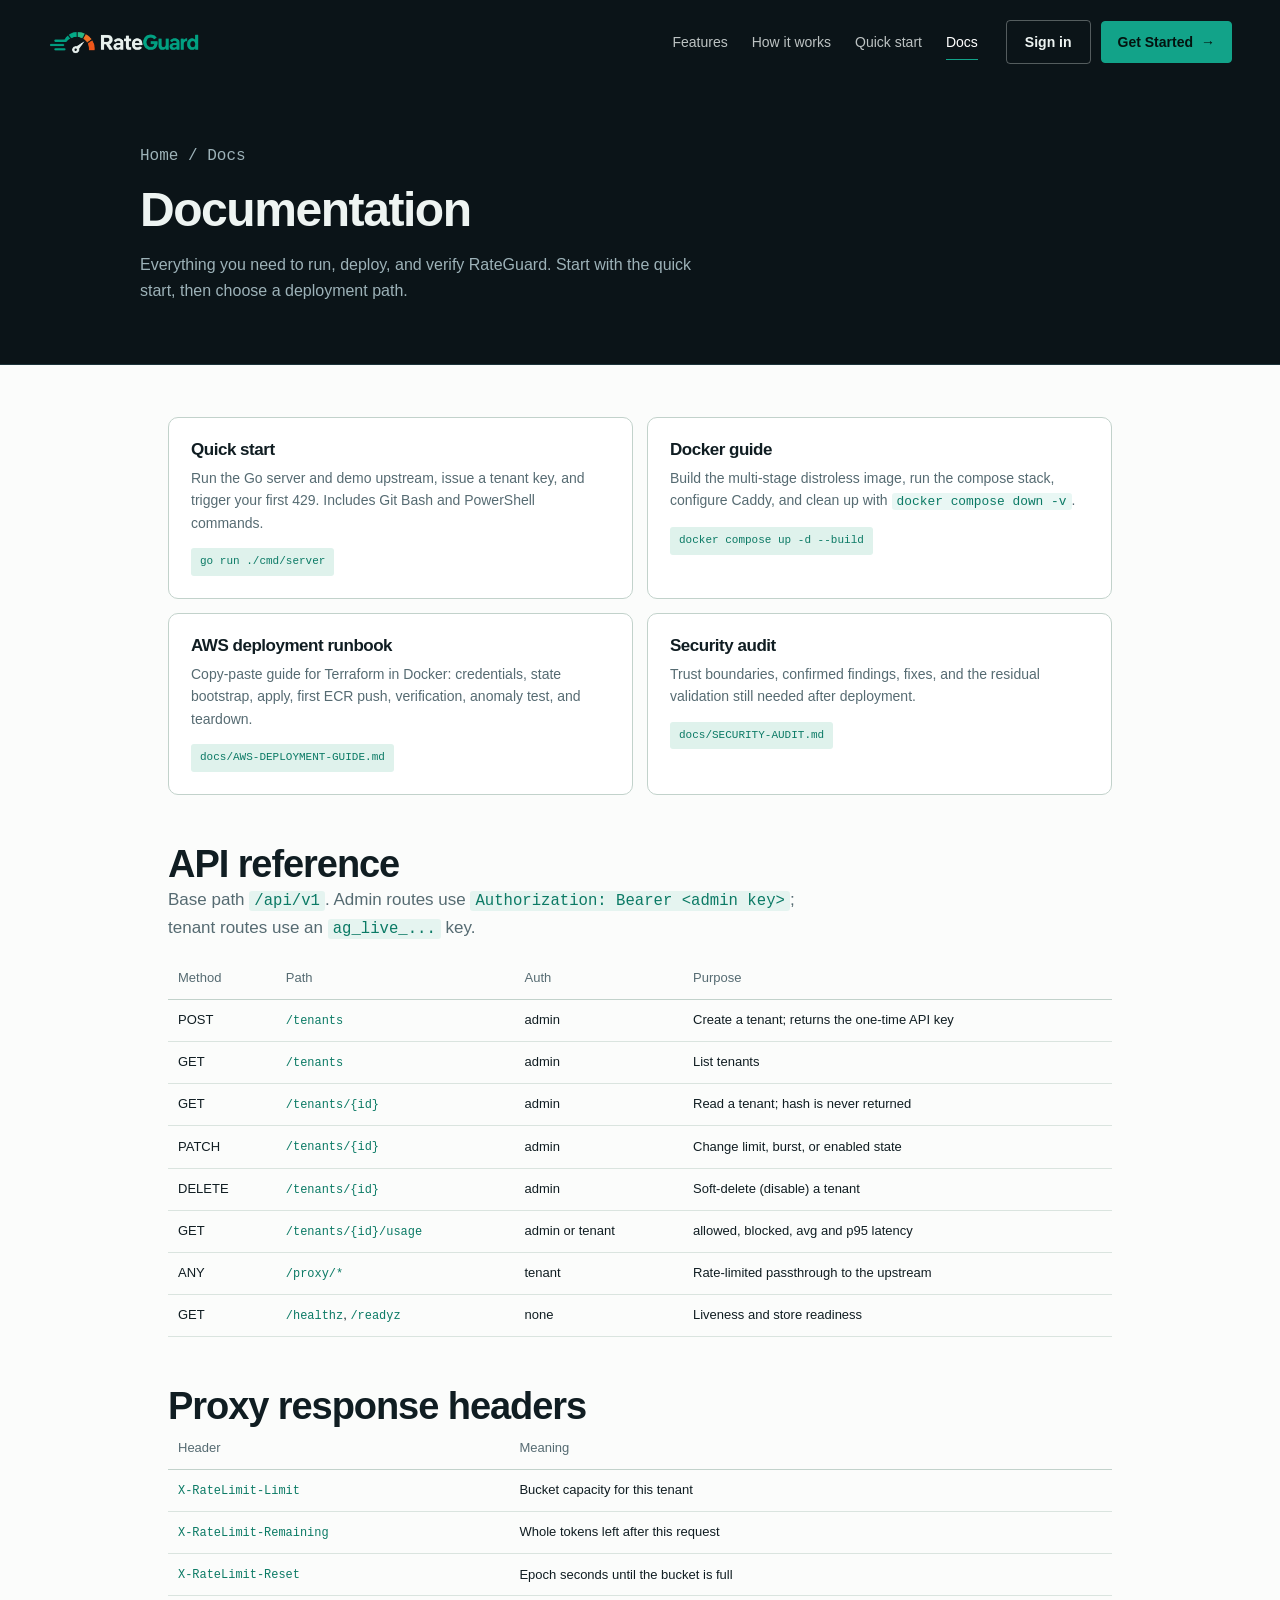
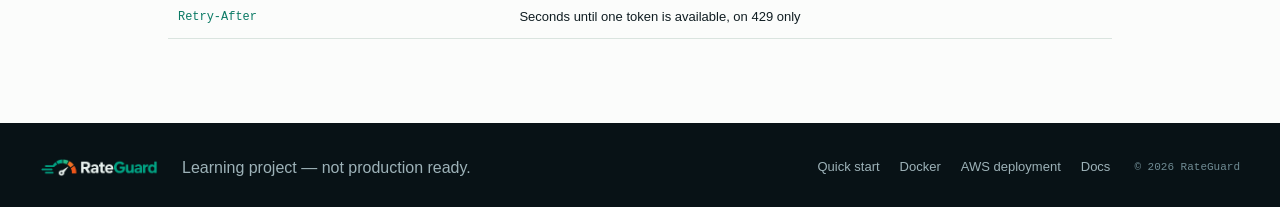
<file: docs/docs.html>
<!doctype html>
<html lang="en">
<head>
  <meta charset="utf-8">
  <meta name="viewport" content="width=device-width, initial-scale=1">
  <meta name="description" content="RateGuard documentation hub: quick start, Docker, Terraform, API reference, and security notes.">
  <title>Docs — RateGuard</title>
  <link rel="stylesheet" href="styles.css">
  <script src="script.js" defer></script>
</head>
<body id="top">
  <a class="skip-link" href="#main">Skip to content</a>

  <header class="site-header">
    <div class="nav-shell">
      <a class="brand" href="index.html" aria-label="RateGuard home"><img src="logo-dark.png" alt="RateGuard"></a>
      <button class="nav-toggle" type="button" aria-expanded="false" aria-controls="primary-nav">
        <span class="nav-toggle-bars" aria-hidden="true"><span></span><span></span><span></span></span>
        <span class="nav-toggle-label">Menu</span>
      </button>
      <nav class="primary-nav" id="primary-nav" aria-label="Primary">
        <a href="index.html#product">Features</a>
        <a href="index.html#how">How it works</a>
        <a href="quickstart.html">Quick start</a>
        <a href="docs.html" class="is-active">Docs</a>
      </nav>
      <div class="nav-actions">
        <a class="btn btn-quiet" href="http://localhost:8080/dashboard">Sign in</a>
        <a class="btn btn-primary btn-small" href="quickstart.html">Get Started <span aria-hidden="true">→</span></a>
      </div>
    </div>
  </header>

  <main id="main">
    <section class="page-hero">
      <div class="page-hero-inner">
        <p class="breadcrumb"><a href="index.html">Home</a> / Docs</p>
        <h1>Documentation</h1>
        <p>Everything you need to run, deploy, and verify RateGuard. Start with the quick start, then choose a deployment path.</p>
      </div>
    </section>

    <div class="page-shell">
      <div class="doc-grid">
        <a class="doc-card" href="quickstart.html">
          <h2>Quick start</h2>
          <p>Run the Go server and demo upstream, issue a tenant key, and trigger your first 429. Includes Git Bash and PowerShell commands.</p>
          <code class="feature-code">go run ./cmd/server</code>
        </a>
        <a class="doc-card" href="docker.html">
          <h2>Docker guide</h2>
          <p>Build the multi-stage distroless image, run the compose stack, configure Caddy, and clean up with <code>docker compose down -v</code>.</p>
          <code class="feature-code">docker compose up -d --build</code>
        </a>
        <a class="doc-card" href="aws.html">
          <h2>AWS deployment runbook</h2>
          <p>Copy-paste guide for Terraform in Docker: credentials, state bootstrap, apply, first ECR push, verification, anomaly test, and teardown.</p>
          <code class="feature-code">docs/AWS-DEPLOYMENT-GUIDE.md</code>
        </a>
        <a class="doc-card" href="security.html">
          <h2>Security audit</h2>
          <p>Trust boundaries, confirmed findings, fixes, and the residual validation still needed after deployment.</p>
          <code class="feature-code">docs/SECURITY-AUDIT.md</code>
        </a>
      </div>

      <h2 style="margin-top:48px">API reference</h2>
      <p class="page-lead" style="margin-bottom:16px">Base path <code>/api/v1</code>. Admin routes use <code>Authorization: Bearer &lt;admin key&gt;</code>; tenant routes use an <code>ag_live_...</code> key.</p>
      <div class="table-wrap">
        <table class="doc-table">
          <thead><tr><th>Method</th><th>Path</th><th>Auth</th><th>Purpose</th></tr></thead>
          <tbody>
            <tr><td>POST</td><td><code>/tenants</code></td><td>admin</td><td>Create a tenant; returns the one-time API key</td></tr>
            <tr><td>GET</td><td><code>/tenants</code></td><td>admin</td><td>List tenants</td></tr>
            <tr><td>GET</td><td><code>/tenants/{id}</code></td><td>admin</td><td>Read a tenant; hash is never returned</td></tr>
            <tr><td>PATCH</td><td><code>/tenants/{id}</code></td><td>admin</td><td>Change limit, burst, or enabled state</td></tr>
            <tr><td>DELETE</td><td><code>/tenants/{id}</code></td><td>admin</td><td>Soft-delete (disable) a tenant</td></tr>
            <tr><td>GET</td><td><code>/tenants/{id}/usage</code></td><td>admin or tenant</td><td>allowed, blocked, avg and p95 latency</td></tr>
            <tr><td>ANY</td><td><code>/proxy/*</code></td><td>tenant</td><td>Rate-limited passthrough to the upstream</td></tr>
            <tr><td>GET</td><td><code>/healthz</code>, <code>/readyz</code></td><td>none</td><td>Liveness and store readiness</td></tr>
          </tbody>
        </table>
      </div>

      <h2 style="margin-top:48px">Proxy response headers</h2>
      <div class="table-wrap">
        <table class="doc-table">
          <thead><tr><th>Header</th><th>Meaning</th></tr></thead>
          <tbody>
            <tr><td><code>X-RateLimit-Limit</code></td><td>Bucket capacity for this tenant</td></tr>
            <tr><td><code>X-RateLimit-Remaining</code></td><td>Whole tokens left after this request</td></tr>
            <tr><td><code>X-RateLimit-Reset</code></td><td>Epoch seconds until the bucket is full</td></tr>
            <tr><td><code>Retry-After</code></td><td>Seconds until one token is available, on 429 only</td></tr>
          </tbody>
        </table>
      </div>
    </div>
  </main>

  <footer class="site-footer">
    <div class="footer-shell">
      <img src="logo-dark.png" alt="RateGuard">
      <p>Learning project — not production ready.</p>
      <nav aria-label="Footer">
        <a href="quickstart.html">Quick start</a>
        <a href="docker.html">Docker</a>
        <a href="aws.html">AWS deployment</a>
        <a href="docs.html">Docs</a>
      </nav>
      <small>© <span id="year">2026</span> RateGuard</small>
    </div>
  </footer>
</body>
</html>
</file>
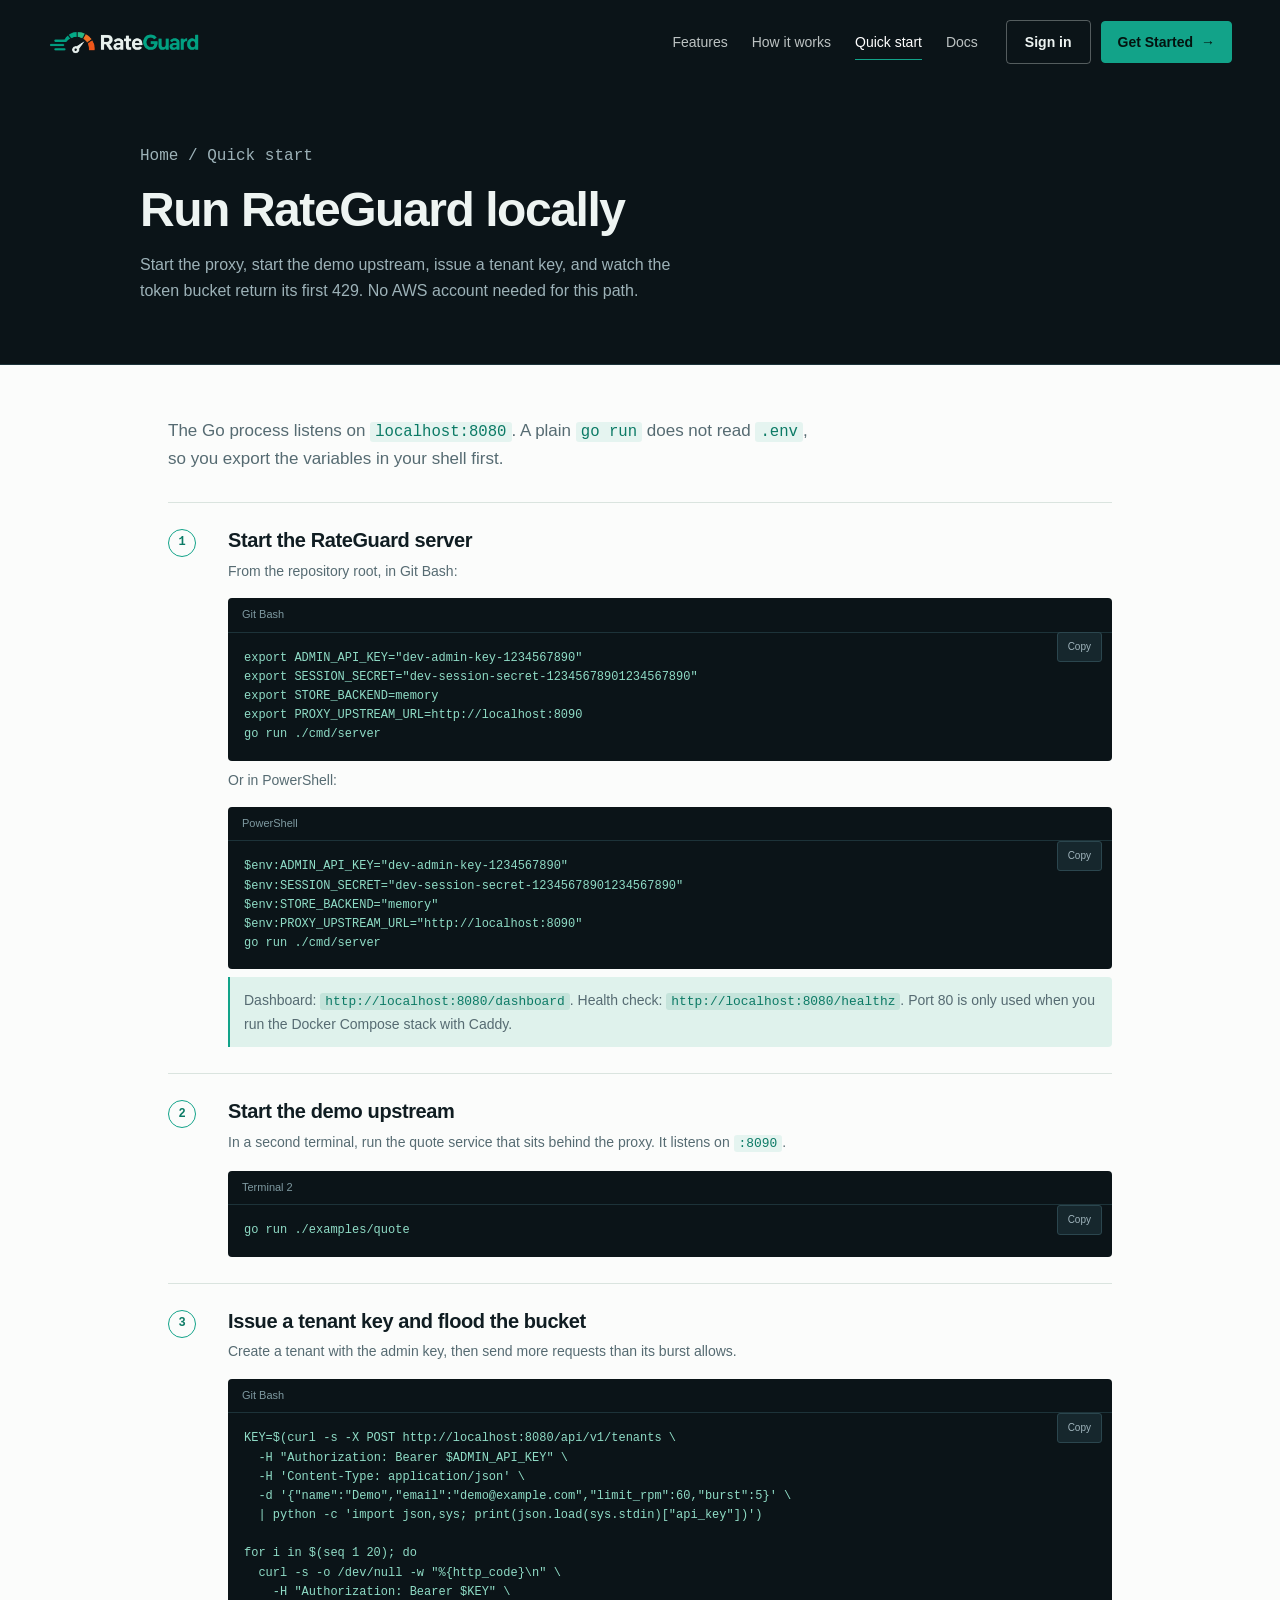
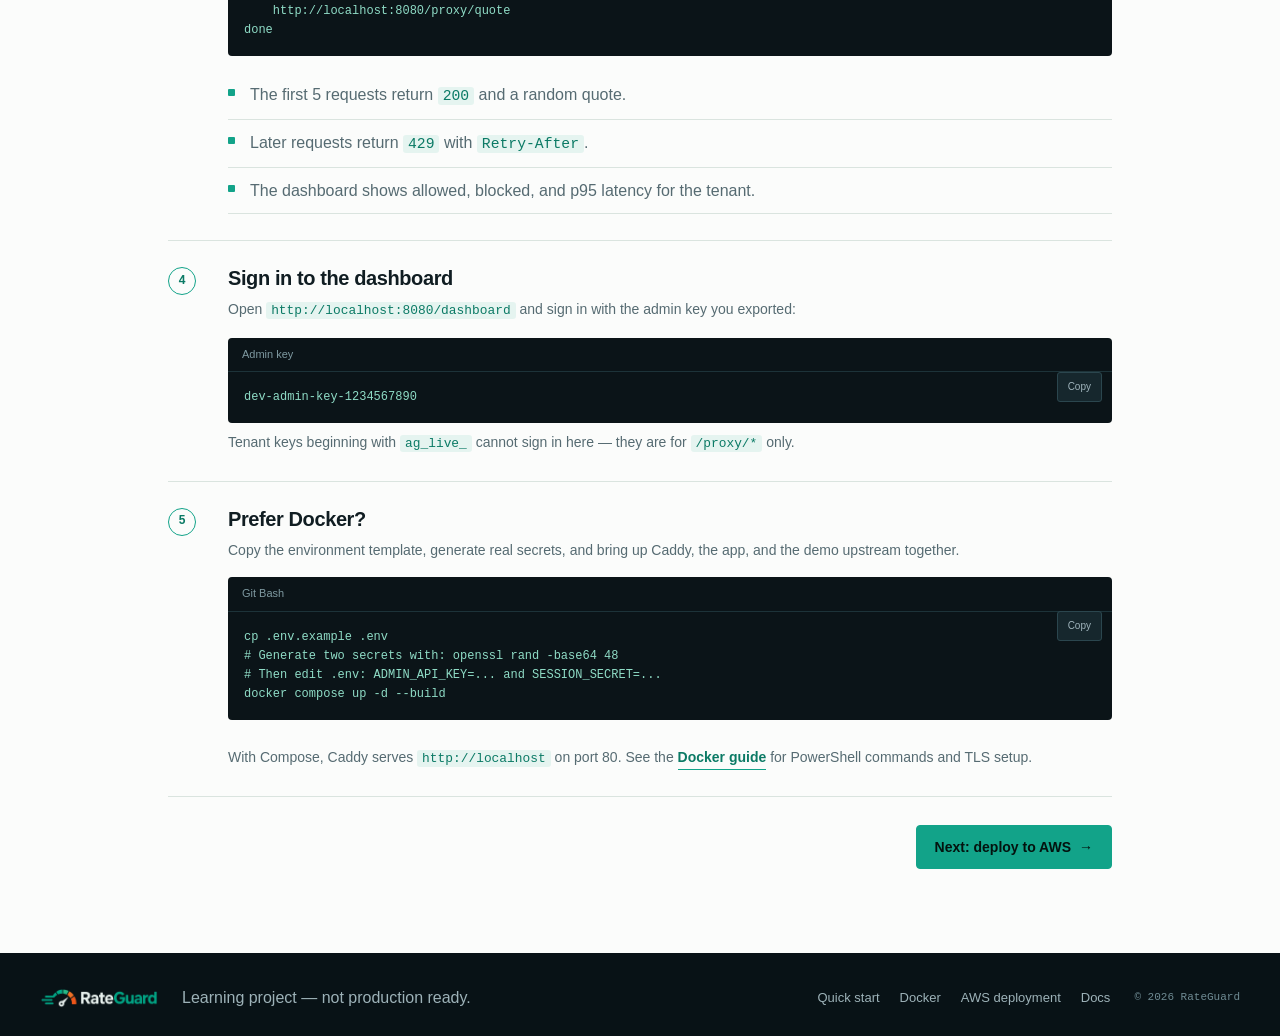
<file: docs/quickstart.html>
<!doctype html>
<html lang="en">
<head>
  <meta charset="utf-8">
  <meta name="viewport" content="width=device-width, initial-scale=1">
  <meta name="description" content="Run RateGuard locally with Go or Docker, issue a tenant key, and see a 429 in minutes.">
  <title>Quick start — RateGuard</title>
  <link rel="stylesheet" href="styles.css">
  <script src="script.js" defer></script>
</head>
<body id="top">
  <a class="skip-link" href="#main">Skip to content</a>

  <header class="site-header">
    <div class="nav-shell">
      <a class="brand" href="index.html" aria-label="RateGuard home"><img src="logo-dark.png" alt="RateGuard"></a>
      <button class="nav-toggle" type="button" aria-expanded="false" aria-controls="primary-nav">
        <span class="nav-toggle-bars" aria-hidden="true"><span></span><span></span><span></span></span>
        <span class="nav-toggle-label">Menu</span>
      </button>
      <nav class="primary-nav" id="primary-nav" aria-label="Primary">
        <a href="index.html#product">Features</a>
        <a href="index.html#how">How it works</a>
        <a href="quickstart.html" class="is-active">Quick start</a>
        <a href="docs.html">Docs</a>
      </nav>
      <div class="nav-actions">
        <a class="btn btn-quiet" href="http://localhost:8080/dashboard">Sign in</a>
        <a class="btn btn-primary btn-small" href="quickstart.html">Get Started <span aria-hidden="true">→</span></a>
      </div>
    </div>
  </header>

  <main id="main">
    <section class="page-hero">
      <div class="page-hero-inner">
        <p class="breadcrumb"><a href="index.html">Home</a> / Quick start</p>
        <h1>Run RateGuard locally</h1>
        <p>Start the proxy, start the demo upstream, issue a tenant key, and watch the token bucket return its first 429. No AWS account needed for this path.</p>
      </div>
    </section>

    <div class="page-shell">
      <p class="page-lead">The Go process listens on <code>localhost:8080</code>. A plain <code>go run</code> does not read <code>.env</code>, so you export the variables in your shell first.</p>

      <section class="step">
        <span class="step-num">1</span>
        <div>
          <h2>Start the RateGuard server</h2>
          <p>From the repository root, in Git Bash:</p>
          <div class="code-panel">
            <div class="code-label">Git Bash</div>
            <button class="code-copy" type="button" data-copy="run-bash">Copy</button>
            <pre id="run-bash">export ADMIN_API_KEY="dev-admin-key-1234567890"
export SESSION_SECRET="dev-session-secret-12345678901234567890"
export STORE_BACKEND=memory
export PROXY_UPSTREAM_URL=http://localhost:8090
go run ./cmd/server</pre>
          </div>
          <p>Or in PowerShell:</p>
          <div class="code-panel">
            <div class="code-label">PowerShell</div>
            <button class="code-copy" type="button" data-copy="run-ps">Copy</button>
            <pre id="run-ps">$env:ADMIN_API_KEY="dev-admin-key-1234567890"
$env:SESSION_SECRET="dev-session-secret-12345678901234567890"
$env:STORE_BACKEND="memory"
$env:PROXY_UPSTREAM_URL="http://localhost:8090"
go run ./cmd/server</pre>
          </div>
          <p class="note">Dashboard: <code>http://localhost:8080/dashboard</code>. Health check: <code>http://localhost:8080/healthz</code>. Port 80 is only used when you run the Docker Compose stack with Caddy.</p>
        </div>
      </section>

      <section class="step">
        <span class="step-num">2</span>
        <div>
          <h2>Start the demo upstream</h2>
          <p>In a second terminal, run the quote service that sits behind the proxy. It listens on <code>:8090</code>.</p>
          <div class="code-panel">
            <div class="code-label">Terminal 2</div>
            <button class="code-copy" type="button" data-copy="upstream">Copy</button>
            <pre id="upstream">go run ./examples/quote</pre>
          </div>
        </div>
      </section>

      <section class="step">
        <span class="step-num">3</span>
        <div>
          <h2>Issue a tenant key and flood the bucket</h2>
          <p>Create a tenant with the admin key, then send more requests than its burst allows.</p>
          <div class="code-panel">
            <div class="code-label">Git Bash</div>
            <button class="code-copy" type="button" data-copy="flood">Copy</button>
            <pre id="flood">KEY=$(curl -s -X POST http://localhost:8080/api/v1/tenants \
  -H "Authorization: Bearer $ADMIN_API_KEY" \
  -H 'Content-Type: application/json' \
  -d '{"name":"Demo","email":"demo@example.com","limit_rpm":60,"burst":5}' \
  | python -c 'import json,sys; print(json.load(sys.stdin)["api_key"])')

for i in $(seq 1 20); do
  curl -s -o /dev/null -w "%{http_code}\n" \
    -H "Authorization: Bearer $KEY" \
    http://localhost:8080/proxy/quote
done</pre>
          </div>
          <ul class="outcome-list">
            <li>The first 5 requests return <code>200</code> and a random quote.</li>
            <li>Later requests return <code>429</code> with <code>Retry-After</code>.</li>
            <li>The dashboard shows allowed, blocked, and p95 latency for the tenant.</li>
          </ul>
        </div>
      </section>

      <section class="step">
        <span class="step-num">4</span>
        <div>
          <h2>Sign in to the dashboard</h2>
          <p>Open <code>http://localhost:8080/dashboard</code> and sign in with the admin key you exported:</p>
          <div class="code-panel">
            <div class="code-label">Admin key</div>
            <button class="code-copy" type="button" data-copy="admin-key">Copy</button>
            <pre id="admin-key">dev-admin-key-1234567890</pre>
          </div>
          <p>Tenant keys beginning with <code>ag_live_</code> cannot sign in here — they are for <code>/proxy/*</code> only.</p>
        </div>
      </section>

      <section class="step">
        <span class="step-num">5</span>
        <div>
          <h2>Prefer Docker?</h2>
          <p>Copy the environment template, generate real secrets, and bring up Caddy, the app, and the demo upstream together.</p>
          <div class="code-panel">
            <div class="code-label">Git Bash</div>
            <button class="code-copy" type="button" data-copy="docker">Copy</button>
            <pre id="docker">cp .env.example .env
# Generate two secrets with: openssl rand -base64 48
# Then edit .env: ADMIN_API_KEY=... and SESSION_SECRET=...
docker compose up -d --build</pre>
          </div>
          <p>With Compose, Caddy serves <code>http://localhost</code> on port 80. See the <a class="text-link" href="docker.html">Docker guide</a> for PowerShell commands and TLS setup.</p>
        </div>
      </section>

      <a class="btn btn-primary next-link" href="terraform.html">Next: deploy to AWS <span aria-hidden="true">→</span></a>
    </div>
  </main>

  <footer class="site-footer">
    <div class="footer-shell">
      <img src="logo-dark.png" alt="RateGuard">
      <p>Learning project — not production ready.</p>
      <nav aria-label="Footer">
        <a href="quickstart.html">Quick start</a>
        <a href="docker.html">Docker</a>
        <a href="aws.html">AWS deployment</a>
        <a href="docs.html">Docs</a>
      </nav>
      <small>© <span id="year">2026</span> RateGuard</small>
    </div>
  </footer>
</body>
</html>
</file>
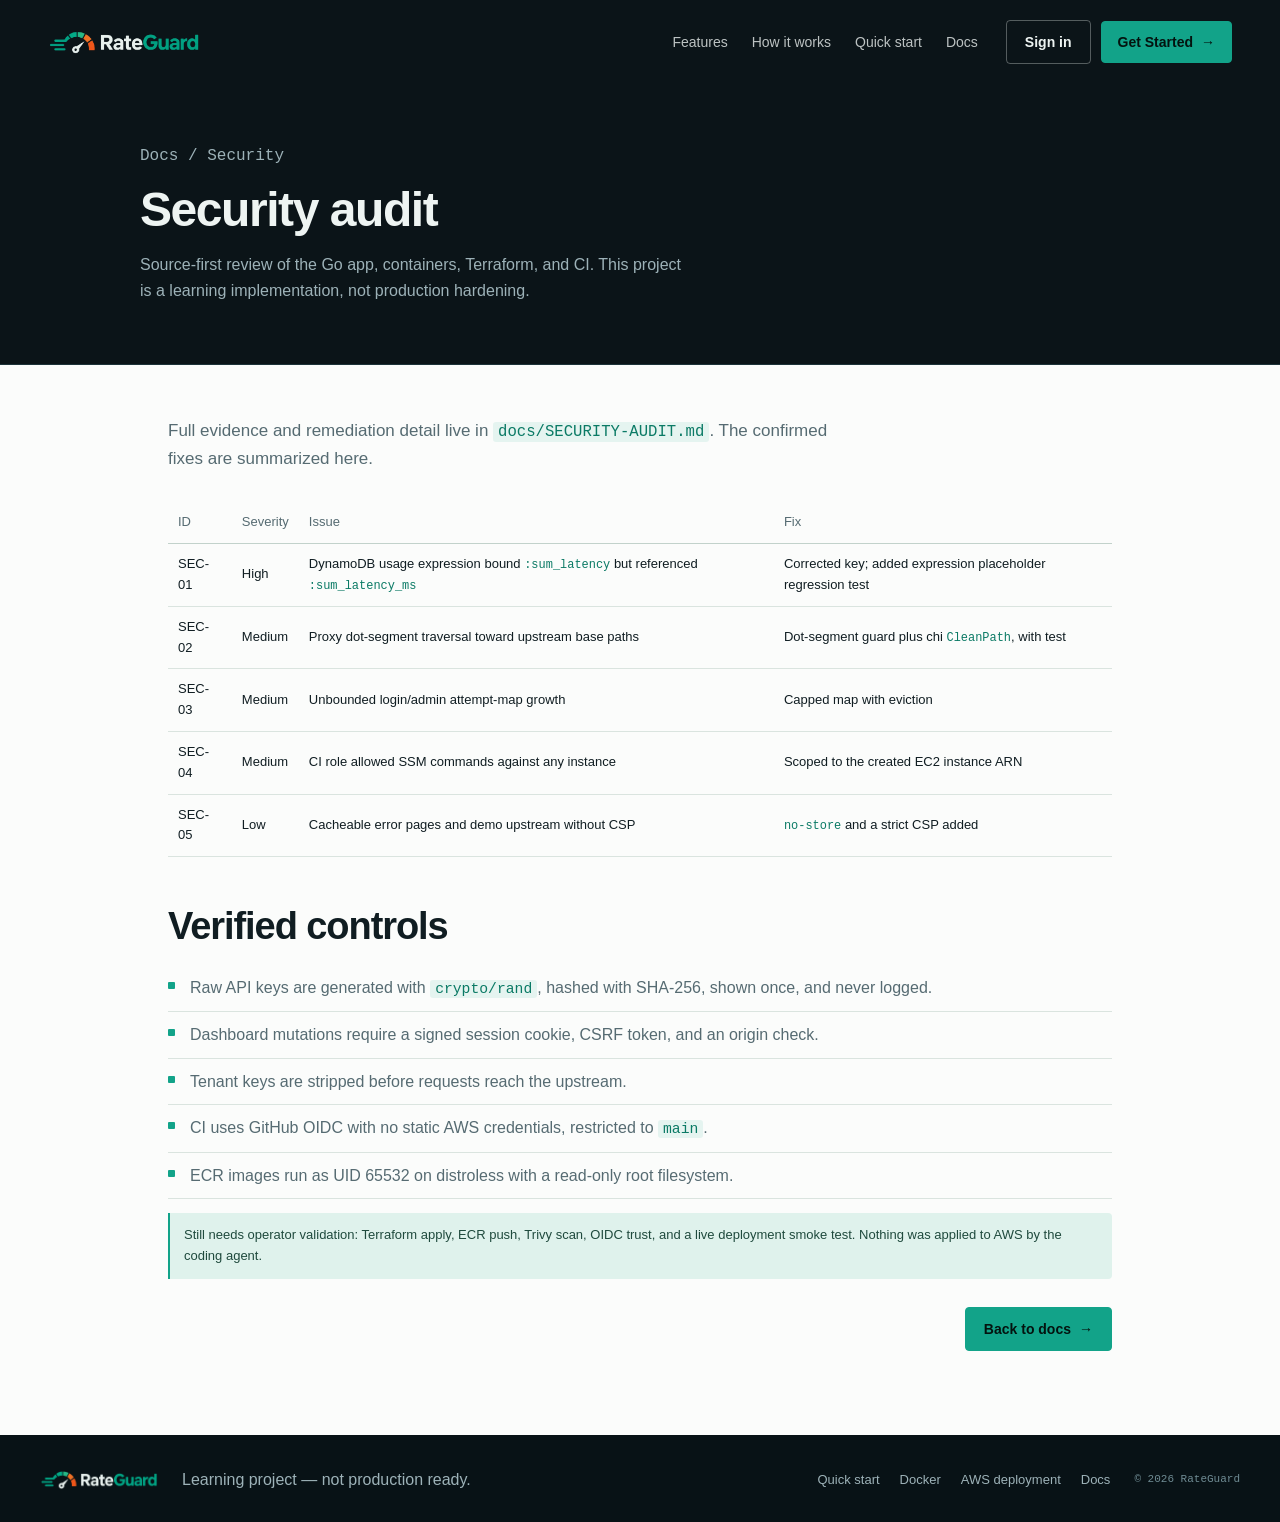
<file: docs/security.html>
<!doctype html>
<html lang="en">
<head>
  <meta charset="utf-8">
  <meta name="viewport" content="width=device-width, initial-scale=1">
  <meta name="description" content="RateGuard security audit: trust boundaries, confirmed findings, fixes, and residual validation.">
  <title>Security — RateGuard</title>
  <link rel="stylesheet" href="styles.css">
  <script src="script.js" defer></script>
</head>
<body id="top">
  <a class="skip-link" href="#main">Skip to content</a>

  <header class="site-header">
    <div class="nav-shell">
      <a class="brand" href="index.html" aria-label="RateGuard home"><img src="logo-dark.png" alt="RateGuard"></a>
      <button class="nav-toggle" type="button" aria-expanded="false" aria-controls="primary-nav">
        <span class="nav-toggle-bars" aria-hidden="true"><span></span><span></span><span></span></span>
        <span class="nav-toggle-label">Menu</span>
      </button>
      <nav class="primary-nav" id="primary-nav" aria-label="Primary">
        <a href="index.html#product">Features</a>
        <a href="index.html#how">How it works</a>
        <a href="quickstart.html">Quick start</a>
        <a href="docs.html">Docs</a>
      </nav>
      <div class="nav-actions">
        <a class="btn btn-quiet" href="http://localhost:8080/dashboard">Sign in</a>
        <a class="btn btn-primary btn-small" href="quickstart.html">Get Started <span aria-hidden="true">→</span></a>
      </div>
    </div>
  </header>

  <main id="main">
    <section class="page-hero">
      <div class="page-hero-inner">
        <p class="breadcrumb"><a href="docs.html">Docs</a> / Security</p>
        <h1>Security audit</h1>
        <p>Source-first review of the Go app, containers, Terraform, and CI. This project is a learning implementation, not production hardening.</p>
      </div>
    </section>

    <div class="page-shell">
      <p class="page-lead">Full evidence and remediation detail live in <code>docs/SECURITY-AUDIT.md</code>. The confirmed fixes are summarized here.</p>

      <div class="table-wrap">
        <table class="doc-table">
          <thead><tr><th>ID</th><th>Severity</th><th>Issue</th><th>Fix</th></tr></thead>
          <tbody>
            <tr><td>SEC-01</td><td>High</td><td>DynamoDB usage expression bound <code>:sum_latency</code> but referenced <code>:sum_latency_ms</code></td><td>Corrected key; added expression placeholder regression test</td></tr>
            <tr><td>SEC-02</td><td>Medium</td><td>Proxy dot-segment traversal toward upstream base paths</td><td>Dot-segment guard plus chi <code>CleanPath</code>, with test</td></tr>
            <tr><td>SEC-03</td><td>Medium</td><td>Unbounded login/admin attempt-map growth</td><td>Capped map with eviction</td></tr>
            <tr><td>SEC-04</td><td>Medium</td><td>CI role allowed SSM commands against any instance</td><td>Scoped to the created EC2 instance ARN</td></tr>
            <tr><td>SEC-05</td><td>Low</td><td>Cacheable error pages and demo upstream without CSP</td><td><code>no-store</code> and a strict CSP added</td></tr>
          </tbody>
        </table>
      </div>

      <h2 style="margin-top:48px">Verified controls</h2>
      <ul class="outcome-list">
        <li>Raw API keys are generated with <code>crypto/rand</code>, hashed with SHA-256, shown once, and never logged.</li>
        <li>Dashboard mutations require a signed session cookie, CSRF token, and an origin check.</li>
        <li>Tenant keys are stripped before requests reach the upstream.</li>
        <li>CI uses GitHub OIDC with no static AWS credentials, restricted to <code>main</code>.</li>
        <li>ECR images run as UID 65532 on distroless with a read-only root filesystem.</li>
      </ul>

      <p class="note">Still needs operator validation: Terraform apply, ECR push, Trivy scan, OIDC trust, and a live deployment smoke test. Nothing was applied to AWS by the coding agent.</p>
      <a class="btn btn-primary next-link" href="docs.html">Back to docs <span aria-hidden="true">→</span></a>
    </div>
  </main>

  <footer class="site-footer">
    <div class="footer-shell">
      <img src="logo-dark.png" alt="RateGuard">
      <p>Learning project — not production ready.</p>
      <nav aria-label="Footer">
        <a href="quickstart.html">Quick start</a>
        <a href="docker.html">Docker</a>
        <a href="aws.html">AWS deployment</a>
        <a href="docs.html">Docs</a>
      </nav>
      <small>© <span id="year">2026</span> RateGuard</small>
    </div>
  </footer>
</body>
</html>
</file>
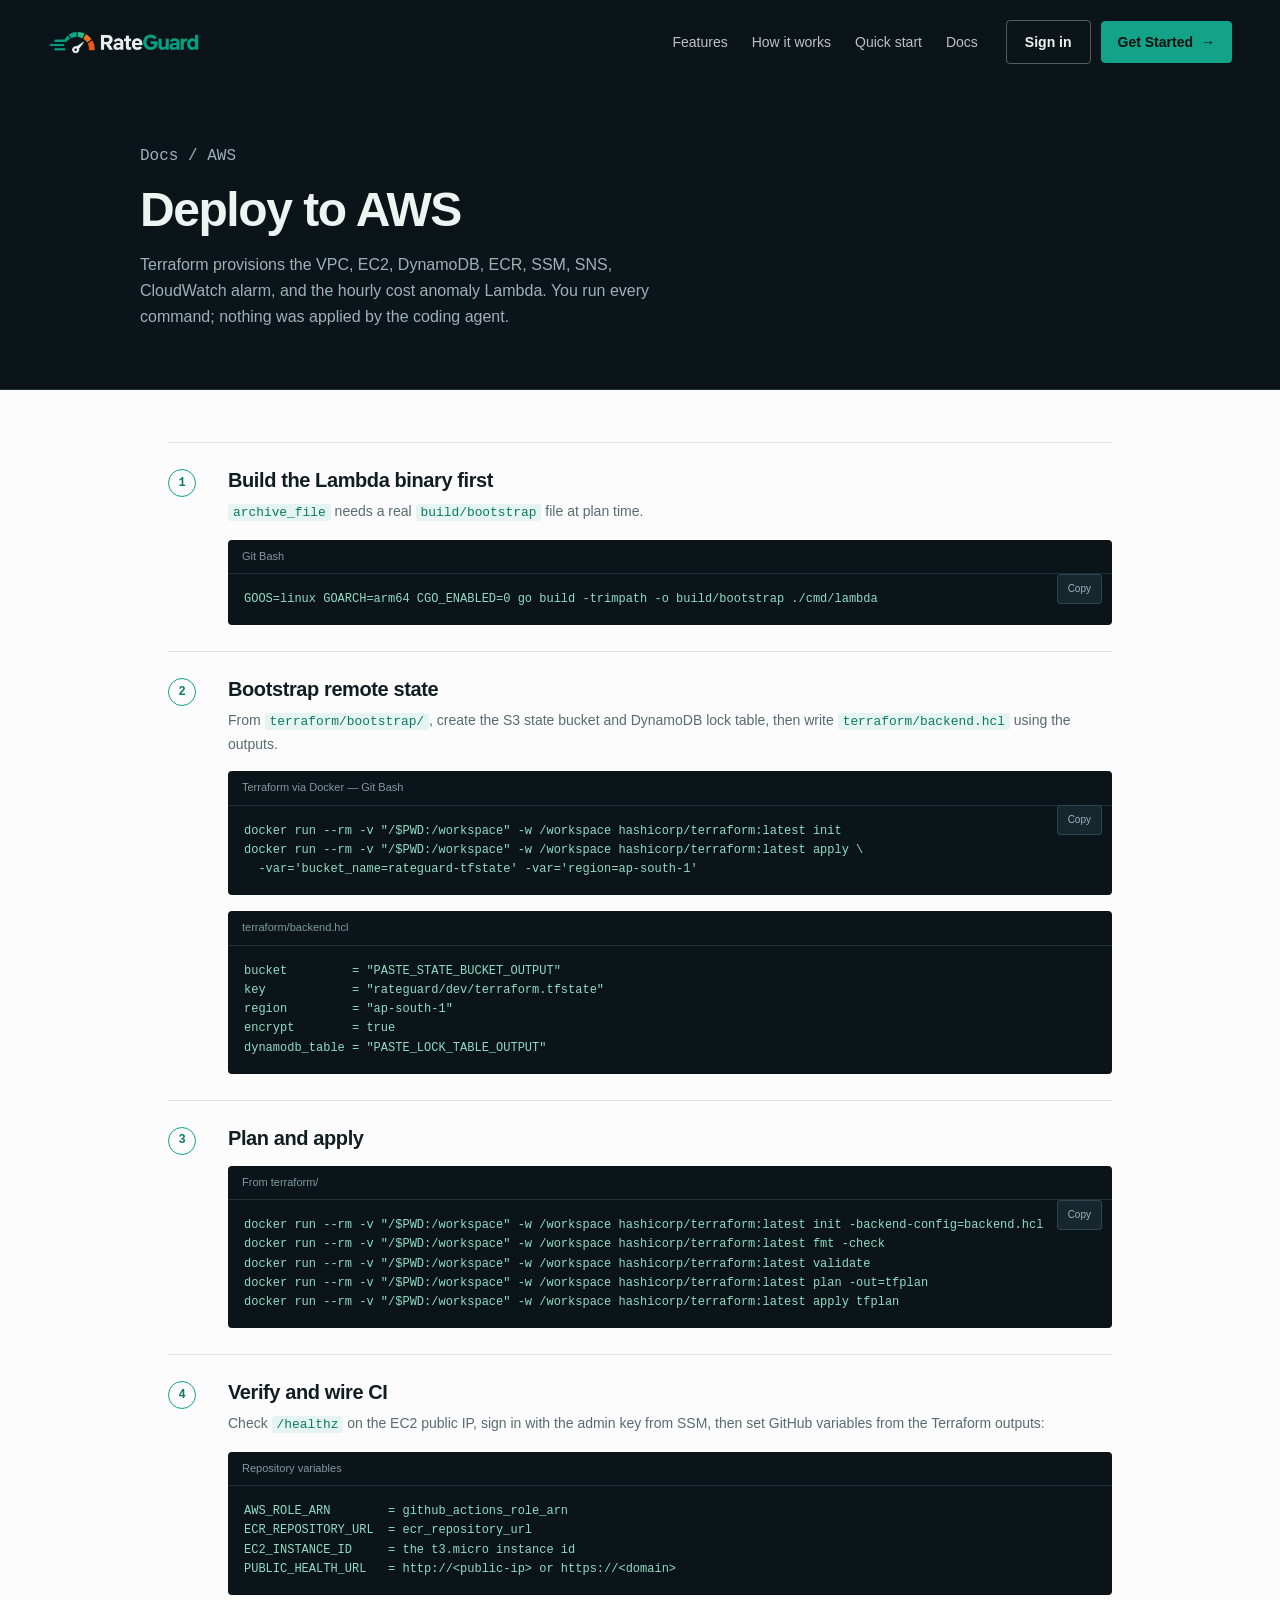
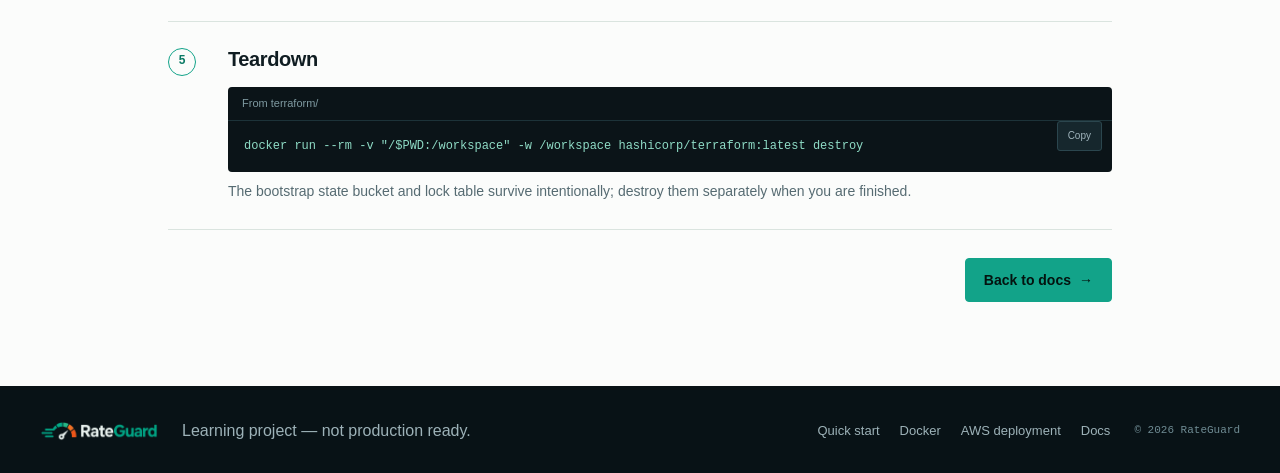
<file: docs/terraform.html>
<!doctype html>
<html lang="en">
<head>
  <meta charset="utf-8">
  <meta name="viewport" content="width=device-width, initial-scale=1">
  <meta name="description" content="Provision RateGuard on AWS with Terraform: remote state, EC2, DynamoDB, ECR, SSM, SNS, and the cost anomaly Lambda.">
  <title>AWS deployment — RateGuard</title>
  <link rel="stylesheet" href="styles.css">
  <script src="script.js" defer></script>
</head>
<body id="top">
  <a class="skip-link" href="#main">Skip to content</a>

  <header class="site-header">
    <div class="nav-shell">
      <a class="brand" href="index.html" aria-label="RateGuard home"><img src="logo-dark.png" alt="RateGuard"></a>
      <button class="nav-toggle" type="button" aria-expanded="false" aria-controls="primary-nav">
        <span class="nav-toggle-bars" aria-hidden="true"><span></span><span></span><span></span></span>
        <span class="nav-toggle-label">Menu</span>
      </button>
      <nav class="primary-nav" id="primary-nav" aria-label="Primary">
        <a href="index.html#product">Features</a>
        <a href="index.html#how">How it works</a>
        <a href="quickstart.html">Quick start</a>
        <a href="docs.html">Docs</a>
      </nav>
      <div class="nav-actions">
        <a class="btn btn-quiet" href="http://localhost:8080/dashboard">Sign in</a>
        <a class="btn btn-primary btn-small" href="quickstart.html">Get Started <span aria-hidden="true">→</span></a>
      </div>
    </div>
  </header>

  <main id="main">
    <section class="page-hero">
      <div class="page-hero-inner">
        <p class="breadcrumb"><a href="docs.html">Docs</a> / AWS</p>
        <h1>Deploy to AWS</h1>
        <p>Terraform provisions the VPC, EC2, DynamoDB, ECR, SSM, SNS, CloudWatch alarm, and the hourly cost anomaly Lambda. You run every command; nothing was applied by the coding agent.</p>
      </div>
    </section>

    <div class="page-shell">
      <section class="step">
        <span class="step-num">1</span>
        <div>
          <h2>Build the Lambda binary first</h2>
          <p><code>archive_file</code> needs a real <code>build/bootstrap</code> file at plan time.</p>
          <div class="code-panel">
            <div class="code-label">Git Bash</div>
            <button class="code-copy" type="button" data-copy="lambda-build">Copy</button>
            <pre id="lambda-build">GOOS=linux GOARCH=arm64 CGO_ENABLED=0 go build -trimpath -o build/bootstrap ./cmd/lambda</pre>
          </div>
        </div>
      </section>

      <section class="step">
        <span class="step-num">2</span>
        <div>
          <h2>Bootstrap remote state</h2>
          <p>From <code>terraform/bootstrap/</code>, create the S3 state bucket and DynamoDB lock table, then write <code>terraform/backend.hcl</code> using the outputs.</p>
          <div class="code-panel">
            <div class="code-label">Terraform via Docker — Git Bash</div>
            <button class="code-copy" type="button" data-copy="bootstrap">Copy</button>
            <pre id="bootstrap">docker run --rm -v "/$PWD:/workspace" -w /workspace hashicorp/terraform:latest init
docker run --rm -v "/$PWD:/workspace" -w /workspace hashicorp/terraform:latest apply \
  -var='bucket_name=rateguard-tfstate' -var='region=ap-south-1'</pre>
          </div>
          <div class="code-panel">
            <div class="code-label">terraform/backend.hcl</div>
            <pre>bucket         = "PASTE_STATE_BUCKET_OUTPUT"
key            = "rateguard/dev/terraform.tfstate"
region         = "ap-south-1"
encrypt        = true
dynamodb_table = "PASTE_LOCK_TABLE_OUTPUT"</pre>
          </div>
        </div>
      </section>

      <section class="step">
        <span class="step-num">3</span>
        <div>
          <h2>Plan and apply</h2>
          <div class="code-panel">
            <div class="code-label">From terraform/</div>
            <button class="code-copy" type="button" data-copy="apply">Copy</button>
            <pre id="apply">docker run --rm -v "/$PWD:/workspace" -w /workspace hashicorp/terraform:latest init -backend-config=backend.hcl
docker run --rm -v "/$PWD:/workspace" -w /workspace hashicorp/terraform:latest fmt -check
docker run --rm -v "/$PWD:/workspace" -w /workspace hashicorp/terraform:latest validate
docker run --rm -v "/$PWD:/workspace" -w /workspace hashicorp/terraform:latest plan -out=tfplan
docker run --rm -v "/$PWD:/workspace" -w /workspace hashicorp/terraform:latest apply tfplan</pre>
          </div>
        </div>
      </section>

      <section class="step">
        <span class="step-num">4</span>
        <div>
          <h2>Verify and wire CI</h2>
          <p>Check <code>/healthz</code> on the EC2 public IP, sign in with the admin key from SSM, then set GitHub variables from the Terraform outputs:</p>
          <div class="code-panel">
            <div class="code-label">Repository variables</div>
            <pre>AWS_ROLE_ARN        = github_actions_role_arn
ECR_REPOSITORY_URL  = ecr_repository_url
EC2_INSTANCE_ID     = the t3.micro instance id
PUBLIC_HEALTH_URL   = http://&lt;public-ip&gt; or https://&lt;domain&gt;</pre>
          </div>
        </div>
      </section>

      <section class="step">
        <span class="step-num">5</span>
        <div>
          <h2>Teardown</h2>
          <div class="code-panel">
            <div class="code-label">From terraform/</div>
            <button class="code-copy" type="button" data-copy="destroy">Copy</button>
            <pre id="destroy">docker run --rm -v "/$PWD:/workspace" -w /workspace hashicorp/terraform:latest destroy</pre>
          </div>
          <p>The bootstrap state bucket and lock table survive intentionally; destroy them separately when you are finished.</p>
        </div>
      </section>

      <a class="btn btn-primary next-link" href="docs.html">Back to docs <span aria-hidden="true">→</span></a>
    </div>
  </main>

  <footer class="site-footer">
    <div class="footer-shell">
      <img src="logo-dark.png" alt="RateGuard">
      <p>Learning project — not production ready.</p>
      <nav aria-label="Footer">
        <a href="quickstart.html">Quick start</a>
        <a href="docker.html">Docker</a>
        <a href="aws.html">AWS deployment</a>
        <a href="docs.html">Docs</a>
      </nav>
      <small>© <span id="year">2026</span> RateGuard</small>
    </div>
  </footer>
</body>
</html>
</file>
<file: docs/styles.css>
/* RateGuard landing page — self-contained, no external assets or fonts.
   Direction: the network operations floor. Cold slate neutrals tinted green,
   brand teal as the single accent, and monospace reserved for figures and code
   because this is a product that meters things. */

:root {
  --ink: #0b1418;
  --ink-2: #13232a;
  --ink-3: #1c3239;
  --paper: #fbfcfb;
  --mist: #eef3f1;
  --line: #dae4df;
  --line-strong: #c2d2cb;
  --text: #101d22;
  --muted: #566b72;
  --teal: #12a389;
  --teal-dark: #0b7a65;
  --teal-soft: #dff2ec;
  --shed: #d1502f;
  --shed-soft: #fbe9e3;
  --on-dark: #eef4f2;
  --on-dark-muted: #9db2b8;
  --radius: 4px;
  --radius-card: 10px;
  --shadow: 0 18px 40px rgba(6, 20, 26, .22);
  --sans: "Segoe UI", "Helvetica Neue", Arial, system-ui, sans-serif;
  --mono: ui-monospace, SFMono-Regular, Menlo, Consolas, monospace;
}

* { box-sizing: border-box; }
html { scroll-behavior: smooth; }
body {
  margin: 0;
  background: var(--paper);
  color: var(--text);
  font-family: var(--sans);
  font-size: 16px;
  line-height: 1.6;
  -webkit-font-smoothing: antialiased;
}
img { max-width: 100%; display: block; }
a { color: inherit; }
h1, h2, h3, p, dl, dd, dt, ol { margin: 0; }
button { font: inherit; }
code {
  font-family: var(--mono);
  font-size: .92em;
  color: var(--teal-dark);
  background: rgba(18, 163, 137, .09);
  padding: 1px 5px;
  border-radius: 3px;
}
.num { font-family: var(--mono); font-variant-numeric: tabular-nums; letter-spacing: 0; }
[hidden] { display: none !important; }
:focus-visible { outline: 2px solid var(--teal); outline-offset: 2px; }
.skip-link {
  position: absolute; left: -9999px; top: 8px; z-index: 100;
  background: var(--teal); color: #04130f; padding: 10px 16px; border-radius: var(--radius);
  font-weight: 600;
}
.skip-link:focus { left: 12px; }

/* Buttons */
.btn {
  display: inline-flex; align-items: center; justify-content: center; gap: 8px;
  min-height: 44px; padding: 10px 18px; border-radius: var(--radius);
  border: 1px solid transparent; font-size: 14px; font-weight: 600;
  text-decoration: none; cursor: pointer;
  transition: background-color .15s, border-color .15s, color .15s;
}
.btn-large { min-height: 50px; padding: 12px 22px; font-size: 15px; }
.btn-small { min-height: 40px; padding: 9px 16px; font-size: 14px; }
.btn-primary { background: var(--teal); color: #04130f; border-color: var(--teal); }
.btn-primary:hover { background: var(--teal-dark); border-color: var(--teal-dark); }
.btn-outline { border-color: rgba(238, 244, 242, .4); color: var(--on-dark); background: transparent; }
.btn-outline:hover { border-color: var(--on-dark); background: rgba(255, 255, 255, .06); }
.btn-quiet { border-color: rgba(238, 244, 242, .32); color: var(--on-dark); }
.btn-quiet:hover { border-color: var(--on-dark); }
.btn svg { width: 17px; height: 17px; fill: currentColor; flex: none; }

/* Header */
.site-header {
  position: absolute; top: 0; left: 0; right: 0; z-index: 20;
  color: var(--on-dark);
}
.nav-shell {
  max-width: 1240px; margin: 0 auto; padding: 20px 28px;
  display: flex; align-items: center; gap: 28px;
}
.brand { flex: none; }
.brand img { width: 152px; height: auto; aspect-ratio: 1007 / 166; object-fit: contain; }
.primary-nav { display: flex; align-items: center; gap: 24px; margin-left: auto; }
.primary-nav a {
  font-size: 14px; text-decoration: none; color: rgba(238, 244, 242, .78);
  padding: 6px 0; border-bottom: 1px solid transparent;
}
.primary-nav a:hover { color: #fff; border-bottom-color: rgba(238, 244, 242, .5); }
.nav-actions { display: flex; align-items: center; gap: 10px; }
.nav-toggle { display: none; }

/* Hero */
.hero {
  position: relative; overflow: hidden;
  background: var(--ink);
  color: var(--on-dark);
  border-bottom: 1px solid #1d3339;
}
.hero::before {
  content: "";
  position: absolute; inset: 0; pointer-events: none;
  /* A single grid plane: the ops-floor surface, not a glow. */
  background-image:
    linear-gradient(to right, rgba(255, 255, 255, .028) 1px, transparent 1px),
    linear-gradient(to bottom, rgba(255, 255, 255, .028) 1px, transparent 1px);
  background-size: 56px 56px;
  mask-image: radial-gradient(ellipse 90% 70% at 70% 20%, #000 0%, transparent 78%);
}
.hero-inner {
  position: relative; max-width: 1240px; margin: 0 auto;
  padding: 136px 28px 92px; display: grid; grid-template-columns: .95fr 1.05fr;
  gap: 56px; align-items: center;
}
.hero-kicker {
  display: flex; align-items: center; gap: 10px; flex-wrap: wrap;
  color: rgba(238, 244, 242, .7); font-size: 13px;
}
.kicker-tag {
  background: var(--teal-soft); color: var(--teal-dark);
  padding: 2px 9px; border-radius: 3px;
  font-family: var(--mono); font-size: 11px; font-weight: 700; letter-spacing: .03em;
}
.hero h1 {
  margin-top: 24px; font-size: clamp(38px, 4.6vw, 60px); line-height: 1.08;
  letter-spacing: -.032em; font-weight: 700;
}
.hero-lede {
  margin-top: 22px; max-width: 48ch; color: rgba(238, 244, 242, .76); font-size: 17px;
}
.hero-lede code { color: #7fdcc4; background: rgba(18, 163, 137, .16); }
.hero-actions { display: flex; flex-wrap: wrap; gap: 12px; margin-top: 30px; }

/* Hero: the decision ledger. The product's own native structure. */
.hero-visual { min-width: 0; }
/* One easing curve drives every ledger transition: a decelerating settle,
   the way a real gauge comes to rest. */
.ledger {
  --ease-settle: cubic-bezier(.22, .68, .3, 1);
  background: #0d1a1f;
  border: 1px solid #223b42;
  border-radius: var(--radius-card);
  box-shadow: var(--shadow);
  overflow: hidden;
  position: relative;
  transition: transform .35s var(--ease-settle), box-shadow .35s var(--ease-settle), border-color .35s;
}
.ledger:hover {
  transform: translateY(-2px);
  border-color: #2e515a;
  box-shadow: 0 24px 48px rgba(6, 20, 26, .35), 0 0 30px rgba(18, 163, 137, .06);
}
.ledger.is-running {
  box-shadow: 0 20px 45px rgba(6, 20, 26, .3), 0 0 25px rgba(18, 163, 137, .12);
}
.ledger.is-shed-active {
  box-shadow: 0 20px 45px rgba(6, 20, 26, .3), 0 0 28px rgba(209, 80, 47, .16);
  border-color: rgba(209, 80, 47, .4);
}
.ledger-top {
  display: flex; align-items: center; justify-content: space-between; gap: 12px;
  padding: 12px 16px; background: #0a1418;
  border-bottom: 1px solid #1d3339;
}
.ledger-scope {
  display: flex; align-items: center; gap: 7px;
  font-family: var(--mono); font-size: 11px; color: #8fb8ae; letter-spacing: .02em;
}
.live-dot {
  position: relative;
  width: 6px; height: 6px; border-radius: 50%; background: var(--teal); flex: none;
  box-shadow: 0 0 6px var(--teal);
}
/* The dot only pulses while the sequence is actually running. */
.ledger.is-running .live-dot::after {
  content: "";
  position: absolute; inset: -1px;
  border-radius: 50%;
  border: 1px solid var(--teal);
  animation: dot-ping 1.15s var(--ease-settle) infinite;
}
.ledger.is-shed-active .live-dot {
  background: var(--shed);
  box-shadow: 0 0 8px var(--shed);
}
.ledger.is-shed-active .live-dot::after {
  content: "";
  position: absolute; inset: -1px;
  border-radius: 50%;
  border: 1px solid var(--shed);
  animation: dot-ping .8s var(--ease-settle) 3;
}
.ledger-route {
  font-family: var(--mono); font-size: 11px; color: #a7c0c6;
  background: none; padding: 0;
  transition: color .2s;
}
.ledger:hover .ledger-route { color: #d6e8ea; }

.ledger-bucket { padding: 16px; border-bottom: 1px solid #1d3339; position: relative; }
.bucket-head {
  display: flex; align-items: baseline; justify-content: space-between; gap: 12px;
  margin-bottom: 10px;
}
.bucket-label { font-size: 12px; color: #8ba3aa; }
.bucket-pair {
  display: inline-flex; align-items: baseline;
  font-size: 15px; color: #e7f1ee;
}
.bucket-pair b {
  font-weight: 600; color: #7ee2c6;
  display: inline-block;
  transition: color .3s var(--ease-settle);
}
.bucket-pair b.is-critical { color: #ff9b7a; }
/* A spent token pops the figure so the decrement is felt, not just read. */
.bucket-pair b.is-tick { animation: tick-pop .28s var(--ease-settle); }
.bucket-slash { color: #4c6a72; margin: 0 2px; }
.bucket-track {
  position: relative;
  height: 12px; background: #17272d; border-radius: 3px; overflow: hidden;
  box-shadow: inset 0 1px 3px rgba(0, 0, 0, .4);
}
/* Meter scale: one division per token, so the track reads as an instrument. */
.bucket-track::after {
  content: "";
  position: absolute; inset: 0; pointer-events: none;
  background: repeating-linear-gradient(
    to right,
    transparent 0,
    transparent calc(100% / 60 - 1px),
    rgba(8, 18, 22, .6) calc(100% / 60 - 1px),
    rgba(8, 18, 22, .6) calc(100% / 60)
  );
}
.bucket-fill {
  display: block; height: 100%; width: 100%;
  background: linear-gradient(90deg, #0d7f6b 0%, var(--teal) 70%, #5fe6c3 100%);
  position: relative;
  transition:
    width .32s var(--ease-settle),
    background .35s var(--ease-settle);
}
/* Flowing pulse shimmer effect inside fill when sequence is running */
.bucket-fill::after {
  content: "";
  position: absolute; inset: 0;
  background: linear-gradient(90deg, transparent 0%, rgba(255, 255, 255, .28) 50%, transparent 100%);
  transform: translateX(-100%);
  pointer-events: none;
}
.ledger.is-running .bucket-fill::after {
  animation: meter-scan 1.2s infinite cubic-bezier(.4, 0, .2, 1);
}
.bucket-fill.is-low {
  background: linear-gradient(90deg, #a8351b 0%, var(--shed) 70%, #ff8363 100%);
}
.bucket-meta {
  display: flex; justify-content: space-between; gap: 12px; margin-top: 10px;
  font-size: 11px; color: #6f8b93; font-family: var(--mono);
}

.ledger-rows { list-style: none; margin: 0; padding: 4px 16px; min-height: 140px; }
.ledger-row {
  display: grid; grid-template-columns: 38px 1fr auto auto;
  gap: 10px; align-items: center;
  padding: 8px 0; border-bottom: 1px solid #16262b;
  font-family: var(--mono); font-size: 11px; color: #8ba3aa;
  transition: background-color .2s;
}
.ledger-row:hover { background-color: rgba(255, 255, 255, .02); }
.ledger-row:last-child { border-bottom: 0; }
/* Rows arrive from the top like a log tail, with an electric arrival sweep */
.ledger-row.is-entering { animation: row-arrive .42s var(--ease-settle); }
.row-code { font-weight: 700; display: inline-flex; align-items: center; gap: 4px; }
.row-code.is-ok { color: #6dddb8; }
.row-code.is-shed { color: #ff9b7a; }
.row-key { color: #b2c8ce; font-family: var(--mono); }
.row-remaining { color: #7f9aa1; }
.row-ms { color: #5f7a82; }

.ledger-429 { padding: 4px 16px 14px; }
.ledger-429.is-entering { animation: shed-shake .5s var(--ease-settle); }
.shed-line {
  display: flex; align-items: center; gap: 10px; flex-wrap: wrap;
  font-family: var(--mono); font-size: 11px; color: #ffb59b;
}
.shed-text { color: #e08a6d; font-weight: 600; }
.shed-retry { margin-left: auto; color: #c9d9dd; font-variant-numeric: tabular-nums; }
.shed-headers {
  margin: 9px 0 0; padding: 10px 12px; background: #081216;
  border-left: 2px solid var(--shed); border-radius: 0 4px 4px 0;
  font-family: var(--mono); font-size: 10px; line-height: 1.6; color: #8ba3aa;
  white-space: pre-wrap; word-break: break-word;
  font-variant-numeric: tabular-nums;
  box-shadow: inset 0 0 16px rgba(209, 80, 47, .06);
  animation: headers-type .48s var(--ease-settle);
}
.ledger-foot {
  padding: 11px 16px 0; font-size: 11px; color: #6f8b93;
  border-top: 1px solid #16262b;
}
.ledger-replay {
  display: block; margin: 9px 16px 15px; min-height: 40px; padding: 8px 14px;
  background: transparent; color: #a7c0c6; border: 1px solid #2b464e;
  border-radius: var(--radius); font-size: 12px; cursor: pointer;
  transition: border-color .18s var(--ease-settle), color .18s var(--ease-settle),
              background-color .18s var(--ease-settle), opacity .18s var(--ease-settle);
}
.ledger-replay:hover:not(:disabled) {
  border-color: var(--teal); color: #7ee2c6; background: rgba(18, 163, 137, .07);
}
.ledger-replay:active:not(:disabled) { background: rgba(18, 163, 137, .14); }
.ledger-replay:disabled { opacity: .45; cursor: default; }

@keyframes dot-ping {
  0% { opacity: .9; transform: scale(1); }
  70%, 100% { opacity: 0; transform: scale(2.8); }
}
@keyframes tick-pop {
  0% { transform: translateY(-2px) scale(1.18); color: #b6f2de; text-shadow: 0 0 10px rgba(18, 163, 137, .6); }
  50% { transform: translateY(-1px) scale(1.08); }
  100% { transform: none; text-shadow: none; }
}
@keyframes meter-scan {
  0% { transform: translateX(-100%); }
  100% { transform: translateX(100%); }
}
@keyframes row-arrive {
  0% {
    opacity: 0; transform: translateY(-10px) scale(0.98);
    background-color: rgba(18, 163, 137, .22);
    box-shadow: inset 2px 0 0 var(--teal);
  }
  60% { background-color: rgba(18, 163, 137, .06); }
  100% { opacity: 1; transform: none; background-color: transparent; box-shadow: none; }
}
@keyframes shed-shake {
  0% { opacity: 0; transform: translateY(-8px) scale(0.98); }
  25% { opacity: 1; transform: translateX(-3px); }
  50% { transform: translateX(3px); }
  75% { transform: translateX(-1px); }
  100% { transform: none; }
}
@keyframes shed-arrive {
  0% { opacity: 0; transform: translateY(-6px); }
  100% { opacity: 1; transform: none; }
}
@keyframes headers-type {
  0% { opacity: 0; transform: translateY(-4px); border-left-color: transparent; }
  100% { opacity: 1; transform: none; border-left-color: var(--shed); }
}

/* Subtle micro-interactions and creative hover polish */
.flow-node {
  transition: transform .25s var(--ease-settle), box-shadow .25s var(--ease-settle), border-color .25s;
}
.flow-node:hover {
  transform: translateY(-3px);
  border-color: var(--teal);
  box-shadow: 0 8px 24px rgba(18, 163, 137, .12);
}
.flow-node svg {
  transition: transform .25s var(--ease-settle), stroke .25s;
}
.flow-node:hover svg {
  transform: scale(1.1);
  stroke: var(--teal-dark);
}
.flow-arrow {
  display: inline-block;
  transition: transform .3s var(--ease-settle), color .2s;
}
.flow:hover .flow-arrow {
  color: var(--teal);
  animation: arrow-nudge 1s infinite alternate ease-in-out;
}
@keyframes arrow-nudge {
  0% { transform: translateX(0); }
  100% { transform: translateX(4px); }
}

.cost-figure {
  transition: transform .3s var(--ease-settle), box-shadow .3s var(--ease-settle);
}
.cost-figure:hover {
  transform: translateY(-2px);
  box-shadow: 0 14px 32px rgba(6, 20, 26, .18);
}
.figure-bars .bar {
  transition: transform .4s cubic-bezier(.34, 1.56, .64, 1);
  transform-origin: left;
}
.cost-figure:hover .bar--current {
  transform: scaleX(1.02);
}
.how-step {
  transition: background-color .2s;
}
.how-step:hover {
  background-color: rgba(18, 163, 137, .02);
}
.how-step:hover .step-num {
  background: var(--teal-soft);
  transform: scale(1.08);
}
.step-num {
  transition: transform .25s var(--ease-settle), background-color .2s;
}

/* Sections */
.section-shell { max-width: 1200px; margin: 0 auto; padding: 84px 28px; }
.section-light { background: var(--paper); }
.section-mist {
  background: var(--mist);
  border-top: 1px solid #dbe6e1; border-bottom: 1px solid #dbe6e1;
}
h2 { font-size: clamp(27px, 3.2vw, 38px); letter-spacing: -.028em; line-height: 1.14; font-weight: 700; }

/* Limits: a spec sheet, not four identical cards */
.limits-head { max-width: 66ch; margin-bottom: 44px; }
.limits-head p { margin-top: 18px; color: var(--muted); font-size: 17px; }
.spec-list { border-top: 1px solid var(--line-strong); }
.spec-row {
  display: grid; grid-template-columns: 128px 260px 1fr;
  gap: 24px; align-items: baseline;
  padding: 22px 0; border-bottom: 1px solid var(--line);
}
.spec-row dt {
  font-family: var(--mono); font-size: 12px; color: var(--muted);
}
.spec-row > dd:last-child { color: var(--muted); font-size: 14px; }
.spec-figures { display: flex; gap: 22px; flex-wrap: wrap; }
.spec-figures > span { display: flex; flex-direction: column; gap: 1px; }
.spec-figures b { font-family: var(--mono); font-variant-numeric: tabular-nums; font-size: 26px; font-weight: 600; letter-spacing: -.03em; color: var(--ink); }
.spec-cap { font-size: 11px; color: var(--muted); font-family: var(--mono); }
.spec-figures--code b { font-size: 14px; letter-spacing: 0; color: var(--teal-dark); font-weight: 500; }

/* Cost */
.cost { background: var(--paper); border-top: 1px solid var(--line); }
.cost-shell {
  display: grid; grid-template-columns: 1.15fr .85fr; gap: 56px; align-items: start;
}
.cost-copy p { margin-top: 18px; color: var(--muted); font-size: 16px; }
.cost-copy h2 { margin-bottom: 4px; }
.cost-figure {
  background: var(--ink); color: var(--on-dark);
  border-radius: var(--radius-card); padding: 22px;
}
.figure-label {
  font-size: 12px; color: #7f9aa1;
}
.figure-values { display: grid; grid-template-columns: repeat(3, 1fr); gap: 10px; margin-top: 14px; }
.figure-values dt { font-size: 11px; color: #7f9aa1; }
.figure-values dd { font-family: var(--mono); font-variant-numeric: tabular-nums; font-size: 20px; margin-top: 3px; letter-spacing: -.02em; }
.figure-values div:last-child dd { color: #ff9b7a; }
.figure-bars { display: flex; flex-direction: column; gap: 5px; margin-top: 18px; }
.bar { display: block; height: 7px; width: var(--w); border-radius: 2px; }
.bar--base { background: #2e4d55; }
.bar--thresh { background: #4a7d74; }
.bar--current { background: var(--shed); }
.figure-verdict {
  display: flex; align-items: center; gap: 10px; flex-wrap: wrap;
  margin-top: 16px; padding-top: 14px; border-top: 1px solid #1d3339;
  font-size: 13px; color: #9db2b8;
}
.verdict-badge {
  background: var(--shed-soft); color: #8f3418;
  font-family: var(--mono); font-size: 11px; font-weight: 700;
  padding: 3px 9px; border-radius: 3px;
}

/* How */
.how-shell {
  display: grid; grid-template-columns: 1fr 1fr; gap: 56px; align-items: start;
}
.how-steps { list-style: none; padding: 0; margin-top: 30px; display: flex; flex-direction: column; }
.how-step { display: grid; grid-template-columns: 32px 1fr; gap: 18px; padding: 20px 0; border-top: 1px solid var(--line-strong); }
.how-step:last-child { border-bottom: 1px solid var(--line-strong); }
.step-num {
  width: 28px; height: 28px; display: inline-flex; align-items: center; justify-content: center;
  border: 1px solid var(--teal); border-radius: 50%; color: var(--teal-dark);
  font-family: var(--mono); font-size: 12px; font-weight: 700;
}
.how-step h3 { font-size: 16px; font-weight: 600; letter-spacing: -.01em; }
.how-step p { margin-top: 6px; color: var(--muted); font-size: 14px; }

.flow { display: flex; align-items: stretch; gap: 10px; flex-wrap: wrap; }
.flow-node {
  flex: 1 1 130px; min-width: 130px; background: #fff; border: 1px solid var(--line-strong);
  border-radius: var(--radius-card); padding: 18px 14px; text-align: center;
  display: flex; flex-direction: column; align-items: center; justify-content: center; gap: 7px;
}
.flow-node svg { width: 22px; height: 22px; fill: none; stroke: var(--ink-2); stroke-width: 1.5; stroke-linecap: round; stroke-linejoin: round; }
.flow-node strong { font-size: 13px; font-weight: 600; }
.flow-node small { color: var(--muted); font-size: 11px; }
.flow-node-brand { border-color: var(--teal); background: var(--teal-soft); }
.flow-node-brand img { width: 104px; height: auto; aspect-ratio: 1007 / 166; object-fit: contain; }
.flow-arrow { align-self: center; color: var(--teal-dark); font-size: 18px; }
.flow-branch { flex-basis: 100%; display: flex; align-items: center; gap: 10px; margin-left: 50%; }
.flow-branch-label {
  font-family: var(--mono); font-size: 10px; color: var(--muted);
  border-bottom: 1px dashed var(--line-strong); flex: 1; padding-bottom: 2px;
}
.flow-node-side { flex: 0 0 150px; background: transparent; border-style: dashed; }

.endpoint-list { margin-top: 32px; border-top: 1px solid var(--line-strong); }
.endpoint-list div {
  display: flex; gap: 14px; align-items: baseline; justify-content: space-between;
  padding: 10px 0; border-bottom: 1px solid var(--line);
}
.endpoint-list code { font-size: 12px; background: none; padding: 0; color: var(--ink-2); }
.endpoint-list span { color: var(--muted); font-size: 12px; text-align: right; }

/* CTA */
.cta { background: var(--ink); color: var(--on-dark); padding: 84px 28px; text-align: center; }
.cta-inner { max-width: 700px; margin: 0 auto; }
.cta p { margin: 18px auto 0; color: var(--on-dark-muted); font-size: 16px; }
.cta-actions { display: flex; justify-content: center; flex-wrap: wrap; gap: 12px; margin-top: 28px; }
.cta-terminal {
  position: relative; margin: 30px auto 0; text-align: left;
  background: #081216; border: 1px solid #1d3339; border-radius: var(--radius);
  padding: 16px;
}
.cta-terminal pre {
  margin: 0; padding-right: 64px; color: #8fdcc6;
  font-family: var(--mono); font-size: 12px; line-height: 1.65;
  white-space: pre-wrap; word-break: break-word;
  font-variant-numeric: tabular-nums;
}
.copy-btn {
  position: absolute; top: 12px; right: 12px; min-height: 32px; padding: 6px 11px;
  background: transparent; color: var(--on-dark-muted); border: 1px solid rgba(238, 244, 242, .24);
  border-radius: 3px; font-size: 11px; cursor: pointer;
  transition: color .15s, border-color .15s;
}
.copy-btn:hover { color: #fff; border-color: #fff; }
.cta p.cta-note { font-size: 13px; color: #77909a; margin-top: 22px; }

/* Footer */
.site-footer { background: #081216; color: var(--on-dark-muted); padding: 32px 28px; }
.footer-shell { max-width: 1200px; margin: 0 auto; display: flex; align-items: center; gap: 24px; flex-wrap: wrap; }
.footer-shell img { width: 118px; height: auto; aspect-ratio: 1007 / 166; object-fit: contain; }
.footer-shell nav { display: flex; gap: 20px; margin-left: auto; flex-wrap: wrap; }
.footer-shell nav a { color: var(--on-dark-muted); font-size: 13px; text-decoration: none; }
.footer-shell nav a:hover { color: #fff; }
.footer-shell small { font-family: var(--mono); font-size: 11px; color: #6f8b93; }

/* Interior documentation pages */
.primary-nav a.is-active { color: #fff; border-bottom-color: var(--teal); }
.page-hero {
  background: var(--ink); color: var(--on-dark); padding: 128px 28px 60px;
  border-bottom: 1px solid #1d3339;
}
.page-hero-inner { max-width: 1000px; margin: 0 auto; }
.page-hero h1 { margin-top: 14px; font-size: clamp(30px, 4.4vw, 48px); line-height: 1.1; letter-spacing: -.03em; }
.page-hero p { margin-top: 16px; color: var(--on-dark-muted); max-width: 62ch; font-size: 16px; }
.breadcrumb { font-family: var(--mono); font-size: 11px; color: #6fd9b8; }
.breadcrumb a { color: inherit; text-decoration: none; }
.breadcrumb a:hover { color: #fff; }
.page-shell { max-width: 1000px; margin: 0 auto; padding: 52px 28px 84px; }
.page-lead { font-size: 17px; color: var(--muted); max-width: 70ch; margin-bottom: 30px; }
.step { display: grid; grid-template-columns: 40px 1fr; gap: 20px; padding: 26px 0; border-top: 1px solid var(--line); }
.step:last-of-type { border-bottom: 1px solid var(--line); }
.step h2 { font-size: 20px; letter-spacing: -.02em; }
.step p { margin-top: 8px; color: var(--muted); font-size: 14px; }
.code-panel {
  position: relative; margin-top: 16px; background: var(--ink);
  border-radius: var(--radius); overflow: hidden;
}
.code-label {
  padding: 8px 14px; border-bottom: 1px solid #1d3339;
  color: #7f9aa1; font-size: 11px;
}
.code-panel pre {
  margin: 0; padding: 16px; color: #8fdcc6;
  font-family: var(--mono); font-size: 12px; line-height: 1.6;
  white-space: pre-wrap; word-break: break-word;
  font-variant-numeric: tabular-nums;
}
.code-copy {
  position: absolute; top: 34px; right: 10px; min-height: 30px; padding: 5px 10px;
  background: #16272d; color: #9fb4bc; border: 1px solid #2b464e;
  border-radius: 3px; font-size: 10px; cursor: pointer;
}
.code-copy:hover { color: #fff; border-color: #fff; }
.note {
  margin-top: 14px; padding: 12px 14px; background: var(--teal-soft);
  border-left: 2px solid var(--teal); border-radius: 0 var(--radius) var(--radius) 0;
  color: #1f4a3d; font-size: 13px;
}
.note code { background: rgba(11, 122, 101, .12); }
.outcome-list { list-style: none; padding: 0; margin: 16px 0 0; }
.outcome-list li { padding: 10px 0 10px 22px; border-bottom: 1px solid var(--line); position: relative; color: var(--muted); }
.outcome-list li::before { content: ""; position: absolute; left: 0; top: 17px; width: 7px; height: 7px; border-radius: 1px; background: var(--teal); }
.doc-grid { display: grid; grid-template-columns: repeat(2, 1fr); gap: 14px; }
.doc-card {
  display: block; padding: 22px; background: #fff; border: 1px solid var(--line-strong);
  border-radius: var(--radius-card); text-decoration: none; color: var(--text);
  transition: border-color .15s;
}
.doc-card:hover { border-color: var(--teal); }
.doc-card h2 { font-size: 17px; }
.doc-card p { margin-top: 8px; color: var(--muted); font-size: 14px; }
.doc-card .feature-code { margin-top: 14px; }
.feature-code {
  display: inline-block; padding: 5px 9px; background: var(--teal-soft);
  color: var(--teal-dark); border-radius: 3px; font-family: var(--mono); font-size: 11px;
}
.table-wrap { overflow-x: auto; }
.doc-table { width: 100%; border-collapse: collapse; font-size: 13px; }
.doc-table th { text-align: left; padding: 10px; color: var(--muted); border-bottom: 1px solid var(--line-strong); font-weight: 500; }
.doc-table td { padding: 10px; border-bottom: 1px solid var(--line); }
.doc-table code { background: none; padding: 0; }
.text-link {
  display: inline-block; margin-top: 18px; color: var(--teal-dark);
  font-weight: 600; text-decoration: none; border-bottom: 1px solid var(--teal);
}
.next-link {
  display: flex;
  width: fit-content;
  max-width: 100%;
  margin-top: 28px;
  margin-left: auto;
}

/* Responsive */
@media (max-width: 1100px) {
  .hero-inner { grid-template-columns: 1fr; padding-top: 120px; gap: 40px; }
  .hero-visual { max-width: 620px; }
  .cost-shell, .how-shell { grid-template-columns: 1fr; gap: 36px; }
  .spec-row { grid-template-columns: 110px 1fr; }
  .spec-row > dd:last-child { grid-column: 1 / -1; }
  .primary-nav { display: none; }
  .nav-toggle {
    display: inline-flex; align-items: center; gap: 8px; margin-left: auto;
    background: transparent; border: 1px solid rgba(238, 244, 242, .32); color: #fff;
    min-height: 40px; padding: 8px 12px; border-radius: var(--radius); cursor: pointer;
  }
  .nav-toggle-bars { display: flex; flex-direction: column; gap: 3px; }
  .nav-toggle-bars span { width: 15px; height: 1.5px; background: currentColor; display: block; }
  .primary-nav.is-open {
    display: flex; position: absolute; top: 62px; left: 16px; right: 16px;
    flex-direction: column; align-items: stretch; gap: 0; padding: 10px;
    background: var(--ink); border: 1px solid #223b42; border-radius: var(--radius);
    box-shadow: var(--shadow);
  }
  .primary-nav.is-open a { padding: 11px 8px; }
  .primary-nav.is-open a:hover { background: #16272d; border-bottom-color: transparent; }
}

@media (max-width: 760px) {
  .nav-shell { padding: 16px 20px; gap: 14px; }
  .nav-actions .btn-quiet { display: none; }
  .hero-inner { padding: 106px 20px 64px; }
  .hero h1 { font-size: clamp(34px, 9.4vw, 44px); }
  .hero-lede { font-size: 15px; }
  .section-shell { padding: 60px 20px; }
  .spec-row { grid-template-columns: 1fr; gap: 10px; padding: 18px 0; }
  .spec-figures b { font-size: 22px; }
  .flow { flex-direction: column; align-items: stretch; }
  .flow-node { min-width: 0; }
  .flow-arrow { align-self: center; transform: rotate(90deg); }
  .flow-branch { margin-left: 0; }
  .flow-node-side { flex-basis: auto; }
  .doc-grid { grid-template-columns: 1fr; }
  .step { grid-template-columns: 32px 1fr; gap: 12px; }
  .figure-values { grid-template-columns: 1fr; gap: 8px; }
  .ledger-row { grid-template-columns: 34px 1fr auto; }
  .row-ms { display: none; }
  .endpoint-list div { flex-direction: column; gap: 3px; }
  .endpoint-list span { text-align: left; }
  .footer-shell nav { margin-left: 0; }
  .cta { padding: 60px 20px; }
}

@media (max-width: 420px) {
  .btn-large { width: 100%; }
  .hero-actions .btn { width: 100%; }
  .ledger-bucket, .ledger-rows, .ledger-429 { padding-left: 12px; padding-right: 12px; }
  .shed-retry { margin-left: 0; }
  .next-link { width: 100%; justify-content: space-between; }
}

@media (prefers-reduced-motion: reduce) {
  html { scroll-behavior: auto; }
  *, *::before, *::after { transition-duration: .01ms !important; animation-duration: .01ms !important; }
}
</file>
